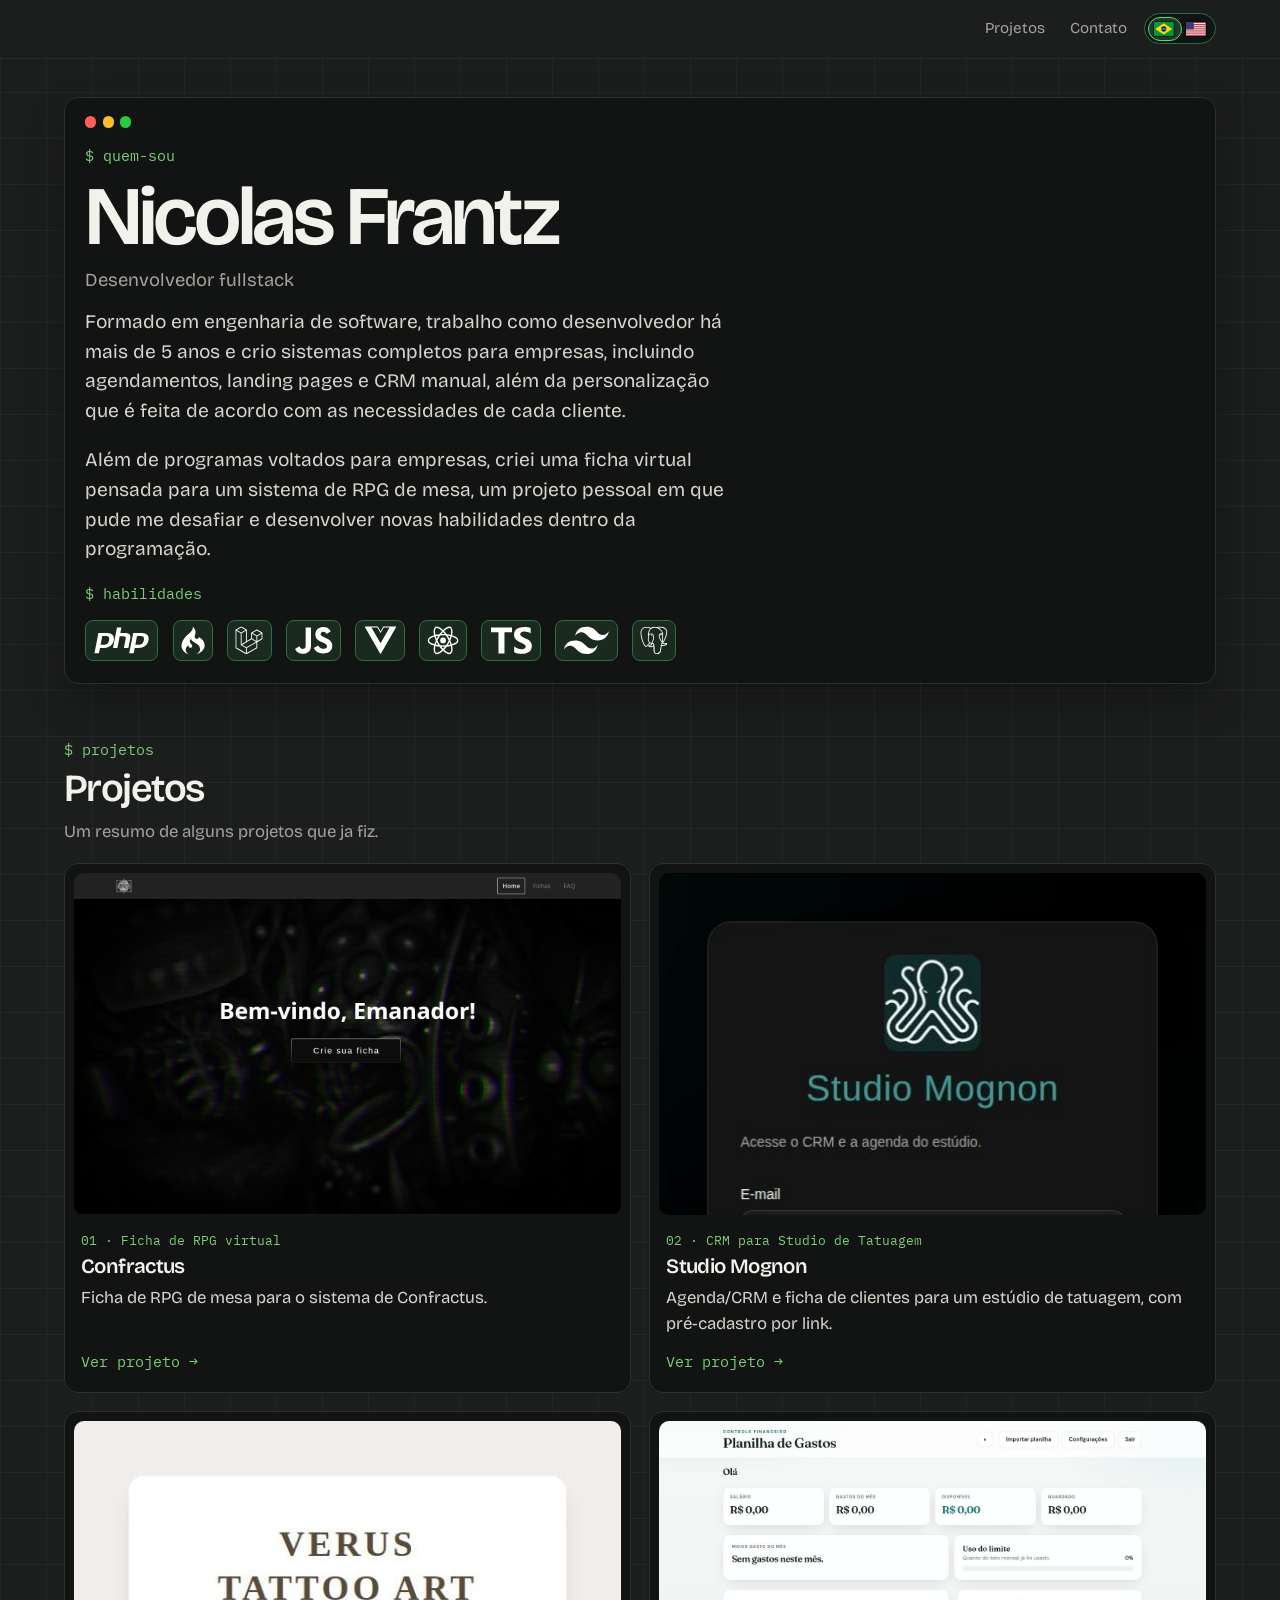
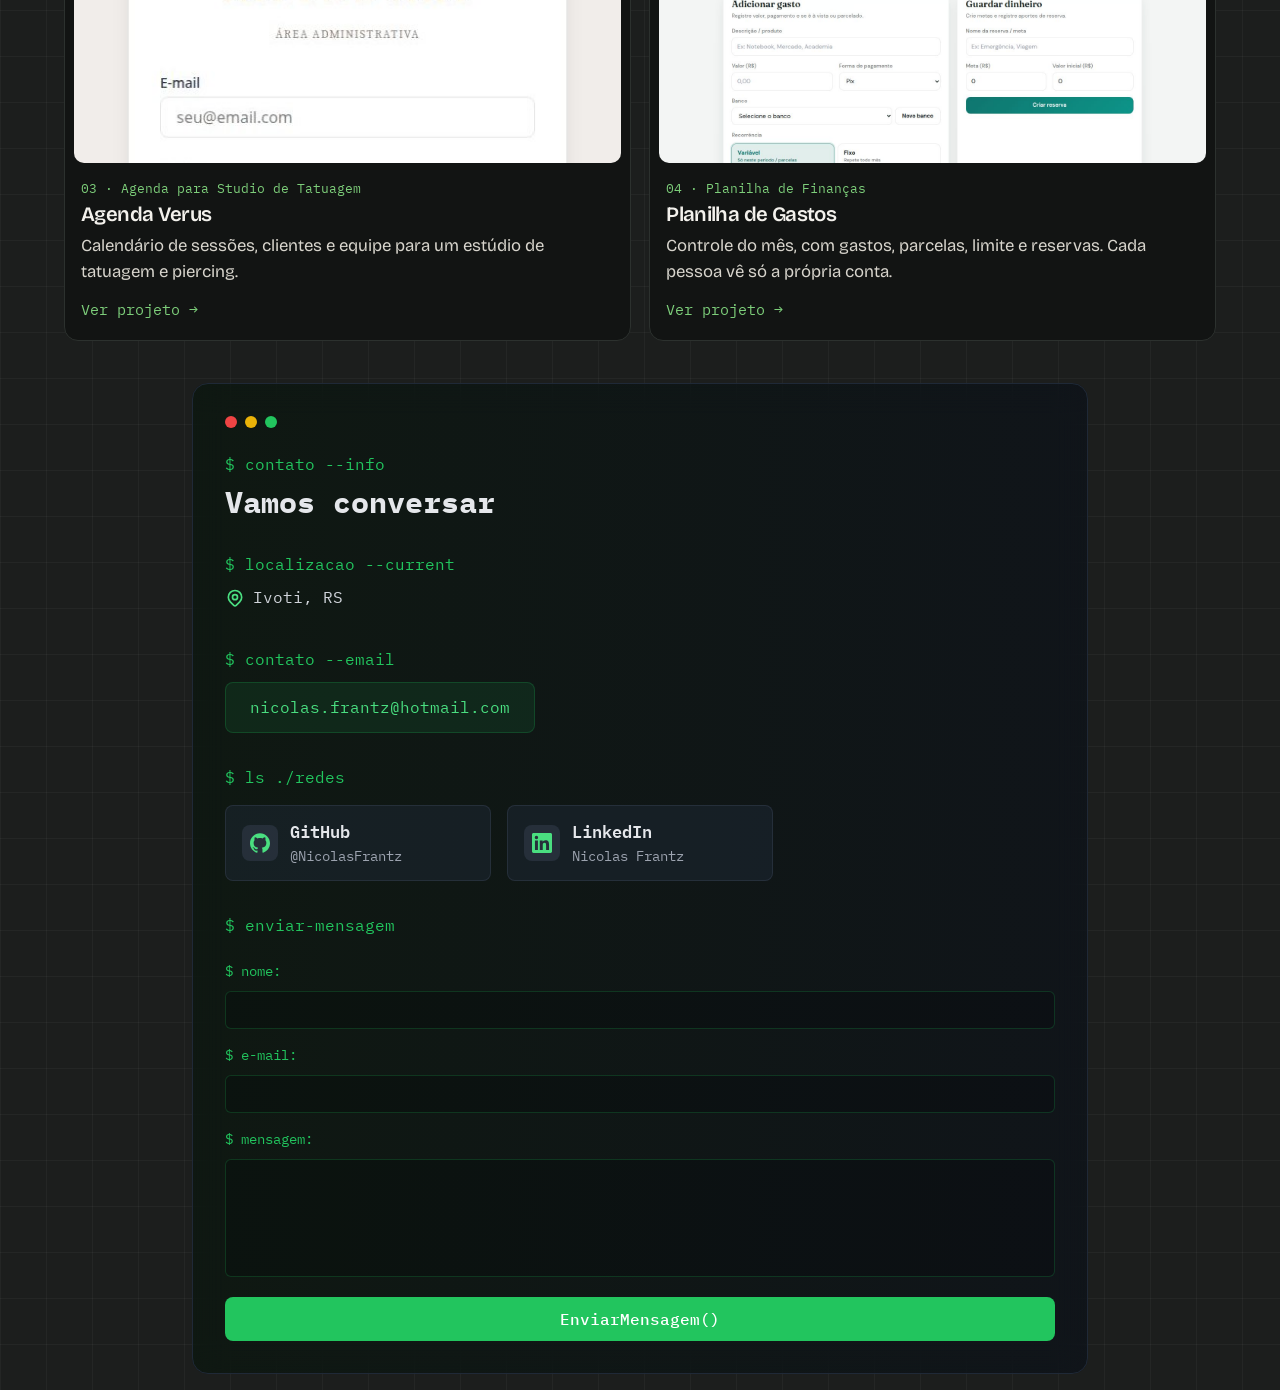
<file: index.html>
<!DOCTYPE html>
<html lang="pt-BR">
<head>
  <meta charset="utf-8" />
  <meta name="viewport" content="width=device-width, initial-scale=1" />
  <title>Nicolas Frantz</title>
  <meta name="description" content="Nicolas Frantz, desenvolvedor fullstack. Sistemas web em PHP, JavaScript, Vue, React e TypeScript." />
  <link rel="icon" href="favicon.svg?v=2" type="image/svg+xml" />
  <link rel="preconnect" href="https://fonts.googleapis.com" />
  <link rel="preconnect" href="https://fonts.gstatic.com" crossorigin />
  <link href="https://fonts.googleapis.com/css2?family=Bricolage+Grotesque:opsz,wght@12..96,400;12..96,500;12..96,600;12..96,700&family=IBM+Plex+Mono:wght@400;500&display=swap" rel="stylesheet" />
  <link rel="stylesheet" href="styles.css?v=12" />
</head>
<body data-title="home.title" data-description="home.description">
  <a class="skip" href="#conteudo" data-i18n="skip">Ir para o conteúdo</a>

  <header class="top">
    <div class="wrap top-inner">
      <div class="top-actions">
        <nav aria-label="Seções" data-i18n-aria="nav.label">
          <a href="#trabalho" data-i18n="nav.projects">Projetos</a>
          <a href="#contato" data-i18n="nav.contact">Contato</a>
        </nav>
        <button type="button" class="lang-switch" role="switch" aria-checked="false" aria-label="Idioma: português">
          <span class="lang-opt" aria-hidden="true">
            <svg class="flag" viewBox="0 0 20 14"><rect width="20" height="14" fill="#009B3A"/><polygon points="10,1.15 18.7,7 10,12.85 1.3,7" fill="#FEDD00"/><circle cx="10" cy="7" r="2.65" fill="#002776"/><path d="M7.4 7.55c1.7-.75 3.3-.55 5.1 0" fill="none" stroke="#fff" stroke-width="0.55"/></svg>
          </span>
          <span class="lang-opt" aria-hidden="true">
            <svg class="flag" viewBox="0 0 20 14"><rect width="20" height="14" fill="#fff"/><g fill="#B22234"><rect width="20" height="1.077" y="0"/><rect width="20" height="1.077" y="2.154"/><rect width="20" height="1.077" y="4.308"/><rect width="20" height="1.077" y="6.462"/><rect width="20" height="1.077" y="8.615"/><rect width="20" height="1.077" y="10.769"/><rect width="20" height="1.077" y="12.923"/></g><rect width="8" height="7.54" fill="#3C3B6E"/></svg>
          </span>
        </button>
      </div>
    </div>
  </header>

  <main id="conteudo">
    <section class="intro wrap" id="topo">
      <div class="term">
        <div class="term-dots" aria-hidden="true"><span></span><span></span><span></span></div>
        <p class="prompt" data-i18n="home.who">$ quem-sou</p>
        <h1>Nicolas Frantz</h1>
        <p class="role" data-i18n="home.role">Desenvolvedor fullstack</p>
        <p class="lede" data-i18n="home.lede1">Formado em engenharia de software, trabalho como desenvolvedor há mais de 5 anos e crio sistemas completos para empresas, incluindo agendamentos, landing pages e CRM manual, além da personalização que é feita de acordo com as necessidades de cada cliente. </p>
        <p class="lede" data-i18n="home.lede2">Além de programas voltados para empresas, criei uma ficha virtual pensada para um sistema de RPG de mesa, um projeto pessoal em que pude me desafiar e desenvolver novas habilidades dentro da programação.</p>
        <p class="prompt" data-i18n="home.skills">$ habilidades</p>
        <ul class="skills">
          <li><svg role="img" aria-label="PHP" height="29" viewBox="3.2 7.08 17.67 8.91"><title>PHP</title><use width="24" height="24" href="icons.svg?v=7#php"></use></svg></li>
          <li><svg role="img" aria-label="CodeIgniter" height="29" viewBox="1.56 -0.45 20.89 24.9"><title>CodeIgniter</title><use width="24" height="24" href="icons.svg?v=7#codeigniter"></use></svg></li>
          <li><svg role="img" aria-label="Laravel" height="29" viewBox="-0.11 -0.45 24.21 24.9"><title>Laravel</title><use width="24" height="24" href="icons.svg?v=7#laravel"></use></svg></li>
          <li><svg role="img" aria-label="JavaScript" height="29" viewBox="5.86 10.41 16.64 12.19"><title>JavaScript</title><use width="24" height="24" href="icons.svg?v=7#javascript"></use></svg></li>
          <li><svg role="img" aria-label="Vue" height="29" viewBox="-0.45 1.16 24.9 21.68"><title>Vue</title><use width="24" height="24" href="icons.svg?v=7#vue"></use></svg></li>
          <li><svg role="img" aria-label="React" height="29" viewBox="-0.45 0.86 24.9 22.28"><title>React</title><use width="24" height="24" href="icons.svg?v=7#react"></use></svg></li>
          <li><svg role="img" aria-label="TypeScript" height="29" viewBox="2.93 9.3 19.46 13.09"><title>TypeScript</title><use width="24" height="24" href="icons.svg?v=7#typescript"></use></svg></li>
          <li><svg role="img" aria-label="Tailwind" height="29" viewBox="-0.45 4.35 24.9 15.3"><title>Tailwind</title><use width="24" height="24" href="icons.svg?v=7#tailwind"></use></svg></li>
          <li><svg role="img" aria-label="PostgreSQL" height="29" viewBox="-0.03 -0.45 24.07 24.9"><title>PostgreSQL</title><use width="24" height="24" href="icons.svg?v=7#postgresql"></use></svg></li>
        </ul>
      </div>
    </section>

    <section class="wrap work" id="trabalho" aria-labelledby="trabalho-titulo">
      <p class="prompt" data-i18n="home.projectsPrompt">$ projetos</p>
      <h2 id="trabalho-titulo" data-i18n="home.projectsTitle">Projetos</h2>
      <p class="section-note" data-i18n="home.projectsNote">Um resumo de alguns projetos que ja fiz.</p>

      <div class="work-grid">
      <article class="case">
        <a href="projetos/confractus.html">
          <div class="case-media">
            <img src="images/confractus.jpg" alt="Tela do Confractus, com a saudação Bem-vindo, Emanador." data-i18n-alt="home.case1.alt" width="1440" height="900" />
          </div>
          <div class="case-copy">
            <p class="eyebrow" data-i18n="home.case1.eyebrow">01 · Ficha de RPG virtual</p>
            <h2>Confractus</h2>
            <p data-i18n="home.case1.text">Ficha de RPG de mesa para o sistema de Confractus.</p>
            <span class="more" data-i18n="home.more">Ver projeto →</span>
          </div>
        </a>
      </article>

      <article class="case">
        <a href="projetos/mognon.html">
          <div class="case-media stage">
            <img src="images/mognon.jpg" alt="Tela de acesso do Studio Mognon." data-i18n-alt="home.case2.alt" width="544" height="610" />
          </div>
          <div class="case-copy">
            <p class="eyebrow" data-i18n="home.case2.eyebrow">02 · CRM para Studio de Tatuagem</p>
            <h2>Studio Mognon</h2>
            <p data-i18n="home.case2.text">Agenda/CRM e ficha de clientes para um estúdio de tatuagem, com pré-cadastro por link.</p>
            <span class="more" data-i18n="home.more">Ver projeto →</span>
          </div>
        </a>
      </article>

      <article class="case">
        <a href="projetos/verus.html">
          <div class="case-media mat">
            <img src="images/verus.jpg" alt="Tela de acesso da Agenda Verus." data-i18n-alt="home.case3.alt" width="560" height="574" />
          </div>
          <div class="case-copy">
            <p class="eyebrow" data-i18n="home.case3.eyebrow">03 · Agenda para Studio de Tatuagem</p>
            <h2>Agenda Verus</h2>
            <p data-i18n="home.case3.text">Calendário de sessões, clientes e equipe para um estúdio de tatuagem e piercing.</p>
            <span class="more" data-i18n="home.more">Ver projeto →</span>
          </div>
        </a>
      </article>

      <article class="case">
        <a href="projetos/planilha.html">
          <div class="case-media">
            <img src="images/planilha.jpg" alt="Tela da Planilha de Gastos, com o resumo do mês e o lançamento." data-i18n-alt="home.case4.alt" width="1440" height="900" />
          </div>
          <div class="case-copy">
            <p class="eyebrow" data-i18n="home.case4.eyebrow">04 · Planilha de Finanças</p>
            <h2 data-i18n="home.case4.title">Planilha de Gastos</h2>
            <p data-i18n="home.case4.text">Controle do mês, com gastos, parcelas, limite e reservas. Cada pessoa vê só a própria conta.</p>
            <span class="more" data-i18n="home.more">Ver projeto →</span>
          </div>
        </a>
      </article>
      </div>
    </section>

    <section class="contact wrap" id="contato" aria-labelledby="contato-titulo">
      <div class="term contact-term">
        <div class="term-dots" aria-hidden="true"><span></span><span></span><span></span></div>
        <p class="prompt" data-i18n="home.contactPrompt">$ contato --info</p>
        <h2 id="contato-titulo" data-i18n="home.contactTitle">Vamos conversar</h2>

        <p class="prompt" data-i18n="home.location">$ localizacao --current</p>
        <p class="where">
          <svg class="ico" width="20" height="20" viewBox="0 0 24 24" fill="none" stroke="#4ade80" aria-hidden="true">
            <path stroke-linecap="round" stroke-linejoin="round" stroke-width="2" d="M17.657 16.657L13.414 20.9a1.998 1.998 0 01-2.827 0l-4.244-4.243a8 8 0 1111.314 0z"/>
            <path stroke-linecap="round" stroke-linejoin="round" stroke-width="2" d="M15 11a3 3 0 11-6 0 3 3 0 016 0z"/>
          </svg>
          <span>Ivoti, RS</span>
        </p>

        <p class="prompt" data-i18n="home.emailPrompt">$ contato --email</p>
        <a class="mail-pill" href="mailto:nicolas.frantz@hotmail.com">nicolas.frantz@hotmail.com</a>

        <p class="prompt" data-i18n="home.links">$ ls ./redes</p>
        <div class="socials">
          <a class="social-card" href="https://github.com/NicolasFrantz">
            <span class="social-ico"><svg class="ico" width="20" height="20" viewBox="0 0 24 24" aria-hidden="true"><use width="24" height="24" href="icons.svg?v=7#github"></use></svg></span>
            <span><strong>GitHub</strong><small>@NicolasFrantz</small></span>
          </a>
          <a class="social-card" href="https://www.linkedin.com/in/nicolas-frantz-7b0516207/">
            <span class="social-ico"><svg class="ico" width="20" height="20" viewBox="0 0 24 24" aria-hidden="true"><use width="24" height="24" href="icons.svg?v=7#linkedin"></use></svg></span>
            <span><strong>LinkedIn</strong><small>Nicolas Frantz</small></span>
          </a>
        </div>

        <form class="send" id="mensagem">
          <p class="prompt" data-i18n="home.formPrompt">$ enviar-mensagem</p>
          <label>
            <span data-i18n="home.name">$ nome:</span>
            <input name="nome" type="text" required autocomplete="name" />
          </label>
          <label>
            <span data-i18n="home.email">$ e-mail:</span>
            <input name="email" type="email" required autocomplete="email" />
          </label>
          <label>
            <span data-i18n="home.message">$ mensagem:</span>
            <textarea name="mensagem" rows="5" required></textarea>
          </label>
          <button type="submit" data-i18n="home.send">EnviarMensagem()</button>
        </form>
      </div>
    </section>
    <script src="lang.js"></script>
    <script>
      document.getElementById("mensagem").addEventListener("submit", (event) => {
        event.preventDefault();
        const data = new FormData(event.currentTarget);
        const nome = String(data.get("nome") || "").trim();
        const mensagem = String(data.get("mensagem") || "").trim();
        const destino = document.querySelector(".mail-pill")?.textContent.trim() || "";
        if (!/^[^\s@]+@[^\s@]+\.[^\s@]+$/.test(destino) || !mensagem) return;
        const subject = window.portfolioCopy("home.mailSubject") + nome;
        window.location.href =
          "mailto:" + destino +
          "?subject=" + encodeURIComponent(subject) +
          "&body=" + encodeURIComponent(mensagem);
      });
    </script>
  </main>

</body>
</html>
</file>
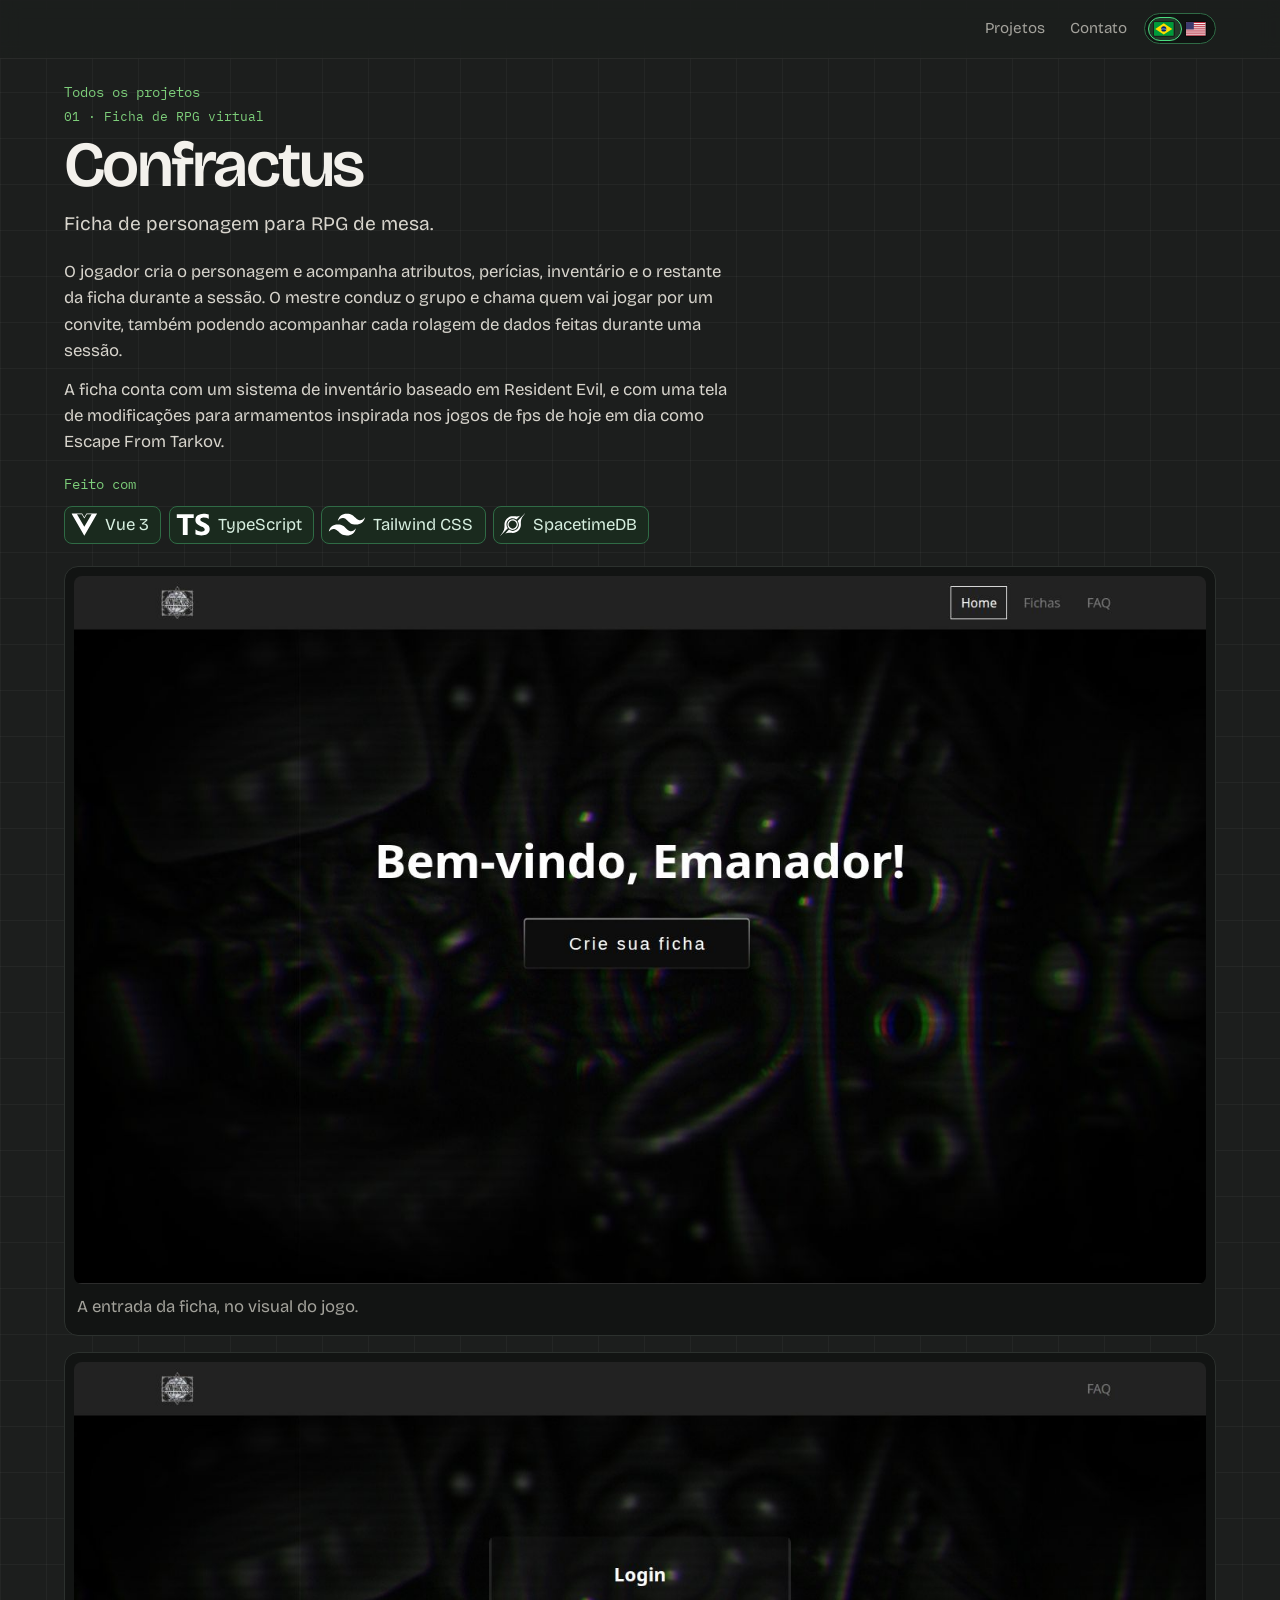
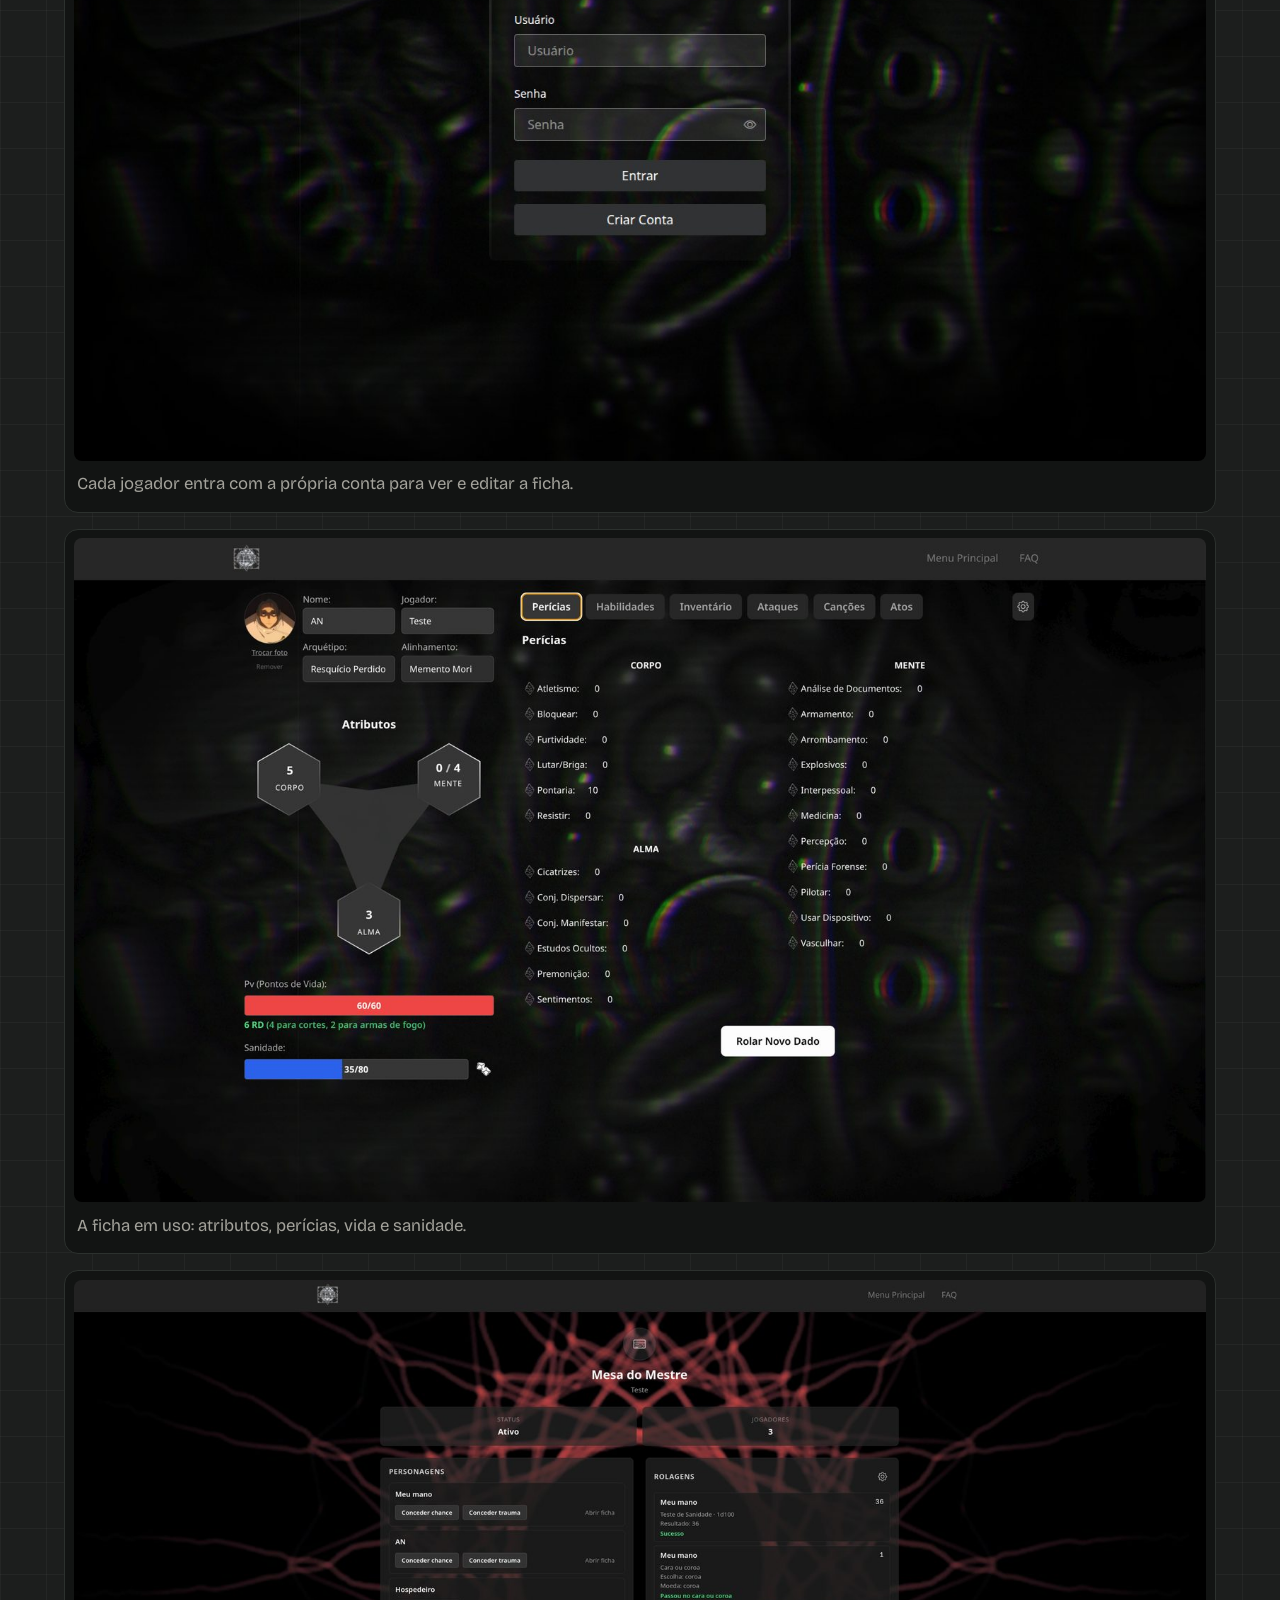
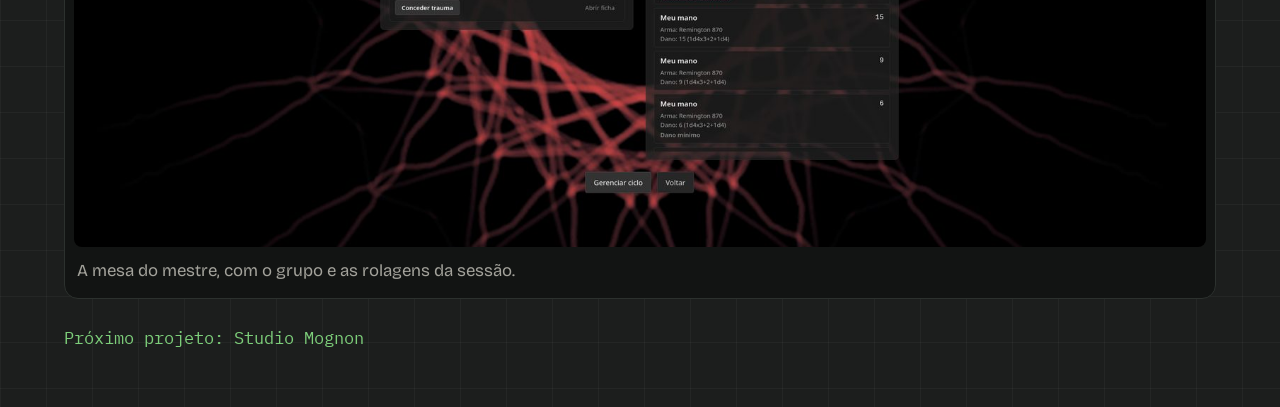
<file: projetos/confractus.html>
<!DOCTYPE html>
<html lang="pt-BR">
<head>
    <meta charset="utf-8"/>
    <meta name="viewport" content="width=device-width, initial-scale=1"/>
    <title>Confractus | Nicolas Frantz</title>
    <meta name="description" content="Ficha de personagem para RPG de mesa, com atualização para o grupo na hora."/>
    <link rel="icon" href="../favicon.svg?v=2" type="image/svg+xml"/>
    <link rel="preconnect" href="https://fonts.googleapis.com"/>
    <link rel="preconnect" href="https://fonts.gstatic.com" crossorigin/>
    <link href="https://fonts.googleapis.com/css2?family=Bricolage+Grotesque:opsz,wght@12..96,400;12..96,500;12..96,600;12..96,700&family=IBM+Plex+Mono:wght@400;500&display=swap"
          rel="stylesheet"/>
    <link rel="stylesheet" href="../styles.css?v=10"/>
</head>
<body data-title="confractus.title" data-description="confractus.description">
<a class="skip" href="#conteudo" data-i18n="skip">Ir para o conteúdo</a>
<header class="top">
    <div class="wrap top-inner">
        <div class="top-actions">
            <nav aria-label="Seções" data-i18n-aria="nav.label">
                <a href="../index.html#trabalho" data-i18n="nav.projects">Projetos</a>
                <a href="../index.html#contato" data-i18n="nav.contact">Contato</a>
            </nav>
            <button type="button" class="lang-switch" role="switch" aria-checked="false" aria-label="Idioma: português">
                <span class="lang-opt" aria-hidden="true"><svg class="flag" viewBox="0 0 20 14"><rect width="20" height="14" fill="#009B3A"/><polygon points="10,1.15 18.7,7 10,12.85 1.3,7" fill="#FEDD00"/><circle cx="10" cy="7" r="2.65" fill="#002776"/><path d="M7.4 7.55c1.7-.75 3.3-.55 5.1 0" fill="none" stroke="#fff" stroke-width="0.55"/></svg></span>
                <span class="lang-opt" aria-hidden="true"><svg class="flag" viewBox="0 0 20 14"><rect width="20" height="14" fill="#fff"/><g fill="#B22234"><rect width="20" height="1.077" y="0"/><rect width="20" height="1.077" y="2.154"/><rect width="20" height="1.077" y="4.308"/><rect width="20" height="1.077" y="6.462"/><rect width="20" height="1.077" y="8.615"/><rect width="20" height="1.077" y="10.769"/><rect width="20" height="1.077" y="12.923"/></g><rect width="8" height="7.54" fill="#3C3B6E"/></svg></span>
            </button>
        </div>
    </div>
</header>

<main class="wrap project" id="conteudo">
    <a class="back" href="../index.html#trabalho" data-i18n="confractus.back">Todos os projetos</a>
    <p class="eyebrow" data-i18n="confractus.eyebrow">01 · Ficha de RPG virtual</p>
    <h1>Confractus</h1>
    <p class="lede" data-i18n="confractus.lede">Ficha de personagem para RPG de mesa.</p>

    <div class="project-body">
        <p data-i18n="confractus.p1">
            O jogador cria o personagem e acompanha atributos, perícias, inventário e o restante da ficha durante a
            sessão. O mestre conduz o grupo e chama quem vai jogar por um convite, também podendo acompanhar cada
            rolagem de dados feitas durante uma sessão.
        </p>
        <p data-i18n="confractus.p2">
            A ficha conta com um sistema de inventário baseado em Resident Evil, e com uma tela de modificações para
            armamentos inspirada nos jogos de fps de hoje em dia como Escape From Tarkov.
        </p>
        <div class="stack">
            <p data-i18n="confractus.stack">Feito com</p>
            <ul class="tools">
                <li>
                    <svg aria-hidden="true" viewBox="-0.45 1.16 24.9 21.68"><use width="24" height="24" href="../icons.svg?v=7#vue"></use></svg>
                    Vue 3
                </li>
                <li>
                    <svg aria-hidden="true" viewBox="2.93 9.3 19.46 13.09"><use width="24" height="24" href="../icons.svg?v=7#typescript"></use></svg>
                    TypeScript
                </li>
                <li>
                    <svg aria-hidden="true" viewBox="-0.45 4.35 24.9 15.3"><use width="24" height="24" href="../icons.svg?v=7#tailwind"></use></svg>
                    Tailwind CSS
                </li>
                <li>
                    <svg aria-hidden="true" viewBox="0 0 35 32"><use width="35" height="32" href="../icons.svg?v=7#spacetimedb"></use></svg>
                    SpacetimeDB
                </li>
            </ul>
        </div>
    </div>

    <div class="gallery">
        <figure>
            <img src="../images/confractus.jpg" alt="Tela do Confractus, com a saudação Bem-vindo, Emanador." data-i18n-alt="confractus.alt1"
                 width="1440" height="900"/>
            <figcaption data-i18n="confractus.cap1">A entrada da ficha, no visual do jogo.</figcaption>
        </figure>
        <figure>
            <img src="../images/confractus-login.jpg" alt="Tela de login do Confractus, com usuário e senha." data-i18n-alt="confractus.alt2" width="1440" height="889" loading="lazy"/>
            <figcaption data-i18n="confractus.cap2">Cada jogador entra com a própria conta para ver e editar a ficha.</figcaption>
        </figure>
        <figure>
            <img src="../images/confractus-ficha.jpg" alt="Ficha de personagem do Confractus, com atributos, perícias, vida e sanidade." data-i18n-alt="confractus.alt3" width="1600" height="938" loading="lazy"/>
            <figcaption data-i18n="confractus.cap3">A ficha em uso: atributos, perícias, vida e sanidade.</figcaption>
        </figure>
        <figure>
            <img src="../images/confractus-mesa.jpg" alt="Mesa do mestre no Confractus, com os personagens do grupo e as rolagens." data-i18n-alt="confractus.alt4" width="1600" height="802" loading="lazy"/>
            <figcaption data-i18n="confractus.cap4">A mesa do mestre, com o grupo e as rolagens da sessão.</figcaption>
        </figure>
    </div>

    <p class="next"><a href="mognon.html" data-i18n="confractus.next">Próximo projeto: Studio Mognon</a></p>
</main>
<script src="../lang.js"></script>
</body>
</html>
</file>
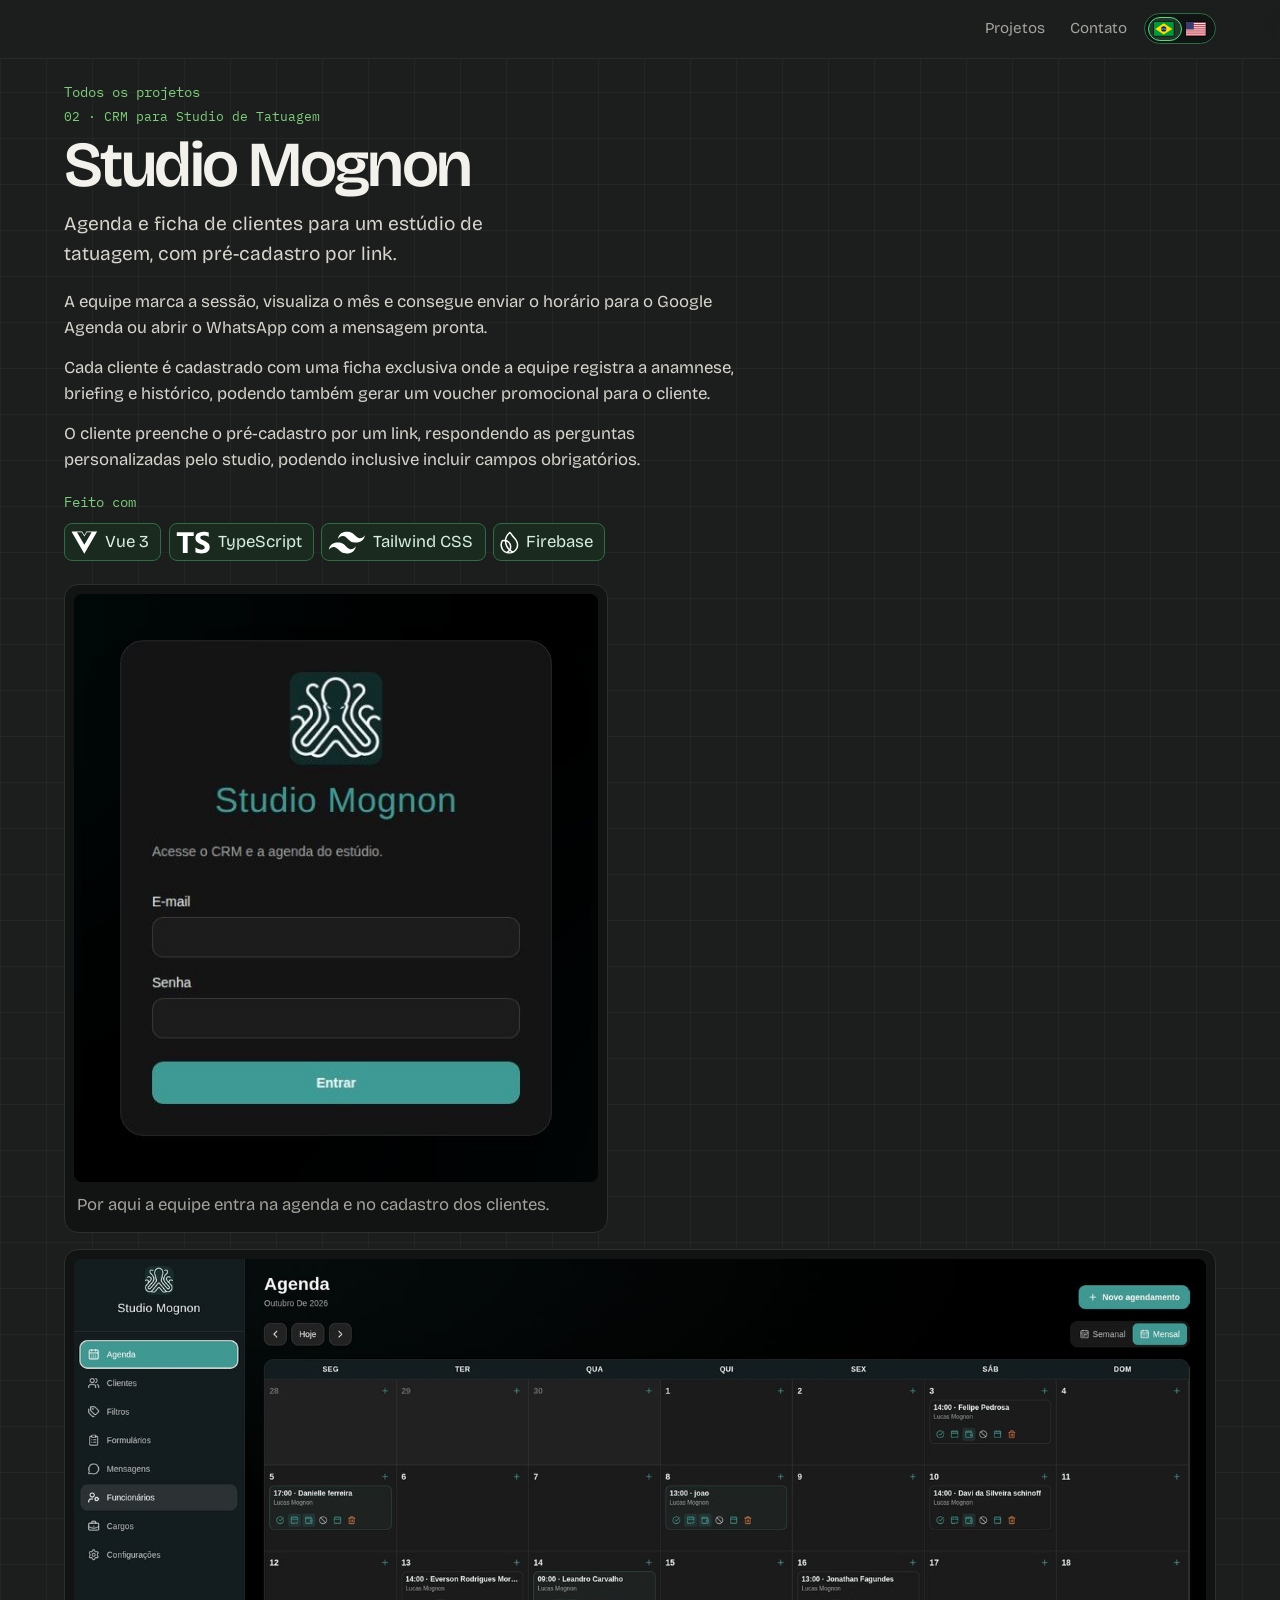
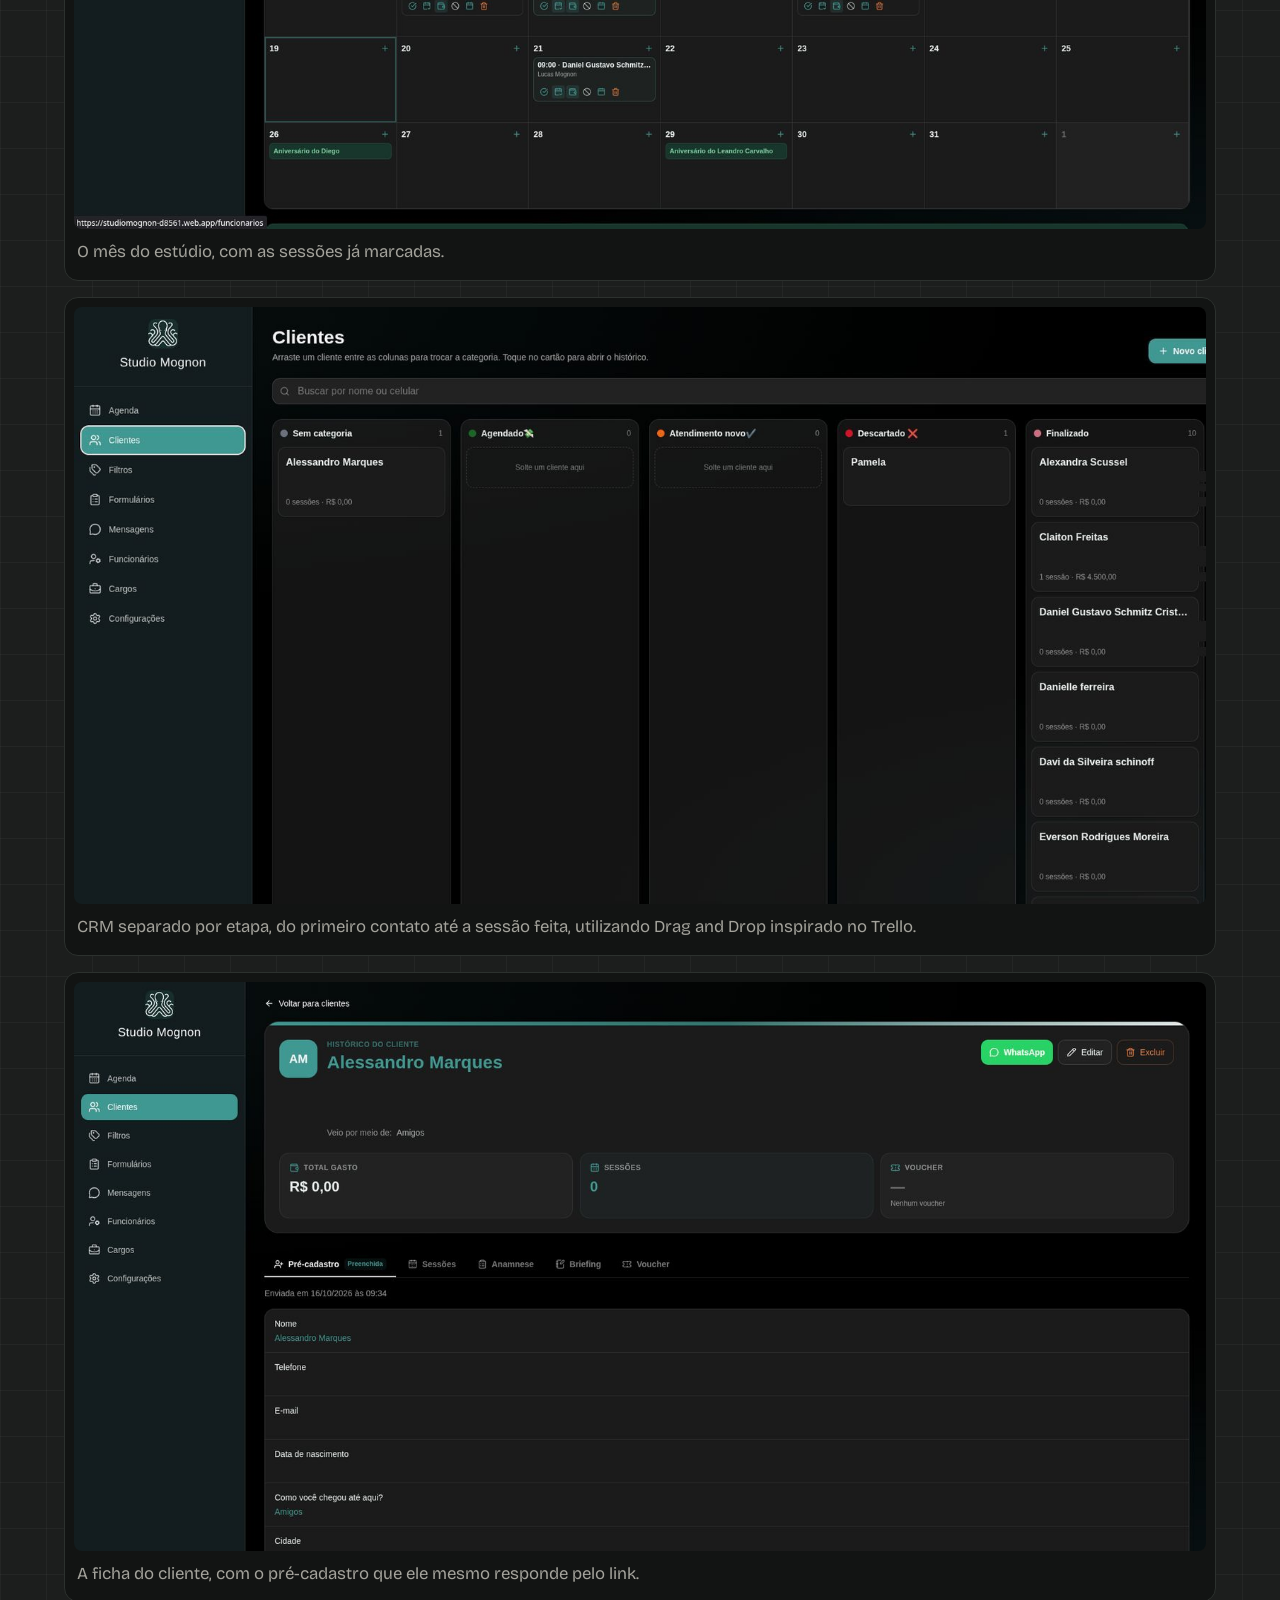
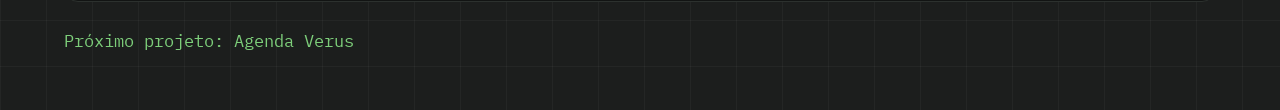
<file: projetos/mognon.html>
<!DOCTYPE html>
<html lang="pt-BR">
<head>
    <meta charset="utf-8"/>
    <meta name="viewport" content="width=device-width, initial-scale=1"/>
    <title>Studio Mognon | Nicolas Frantz</title>
    <meta name="description" content="Agenda e ficha de clientes para um estúdio de tatuagem."/>
    <link rel="icon" href="../favicon.svg?v=2" type="image/svg+xml"/>
    <link rel="preconnect" href="https://fonts.googleapis.com"/>
    <link rel="preconnect" href="https://fonts.gstatic.com" crossorigin/>
    <link href="https://fonts.googleapis.com/css2?family=Bricolage+Grotesque:opsz,wght@12..96,400;12..96,500;12..96,600;12..96,700&family=IBM+Plex+Mono:wght@400;500&display=swap"
          rel="stylesheet"/>
    <link rel="stylesheet" href="../styles.css?v=10"/>
</head>
<body data-title="mognon.title" data-description="mognon.description">
<a class="skip" href="#conteudo" data-i18n="skip">Ir para o conteúdo</a>
<header class="top">
    <div class="wrap top-inner">
        <div class="top-actions">
            <nav aria-label="Seções" data-i18n-aria="nav.label">
                <a href="../index.html#trabalho" data-i18n="nav.projects">Projetos</a>
                <a href="../index.html#contato" data-i18n="nav.contact">Contato</a>
            </nav>
            <button type="button" class="lang-switch" role="switch" aria-checked="false" aria-label="Idioma: português">
                <span class="lang-opt" aria-hidden="true"><svg class="flag" viewBox="0 0 20 14"><rect width="20" height="14" fill="#009B3A"/><polygon points="10,1.15 18.7,7 10,12.85 1.3,7" fill="#FEDD00"/><circle cx="10" cy="7" r="2.65" fill="#002776"/><path d="M7.4 7.55c1.7-.75 3.3-.55 5.1 0" fill="none" stroke="#fff" stroke-width="0.55"/></svg></span>
                <span class="lang-opt" aria-hidden="true"><svg class="flag" viewBox="0 0 20 14"><rect width="20" height="14" fill="#fff"/><g fill="#B22234"><rect width="20" height="1.077" y="0"/><rect width="20" height="1.077" y="2.154"/><rect width="20" height="1.077" y="4.308"/><rect width="20" height="1.077" y="6.462"/><rect width="20" height="1.077" y="8.615"/><rect width="20" height="1.077" y="10.769"/><rect width="20" height="1.077" y="12.923"/></g><rect width="8" height="7.54" fill="#3C3B6E"/></svg></span>
            </button>
        </div>
    </div>
</header>

<main class="wrap project" id="conteudo">
    <a class="back" href="../index.html#trabalho" data-i18n="mognon.back">Todos os projetos</a>
    <p class="eyebrow" data-i18n="mognon.eyebrow">02 · CRM para Studio de Tatuagem</p>
    <h1>Studio Mognon</h1>
    <p class="lede" data-i18n="mognon.lede">Agenda e ficha de clientes para um estúdio de tatuagem, com pré-cadastro por link.</p>

    <div class="project-body">
        <p data-i18n="mognon.p1">
            A equipe marca a sessão, visualiza o mês e consegue enviar o horário para o Google Agenda ou abrir o
            WhatsApp com a
            mensagem pronta.
        </p>
        <p data-i18n="mognon.p2">
            Cada cliente é cadastrado com uma ficha exclusiva onde a equipe registra a anamnese, briefing e histórico,
            podendo também gerar um voucher promocional para o cliente.
        </p>
        <p data-i18n="mognon.p3">
            O cliente preenche o pré-cadastro por um link, respondendo as perguntas personalizadas pelo studio, podendo
            inclusive incluir campos obrigatórios.
        </p>
        <div class="stack">
            <p data-i18n="mognon.stack">Feito com</p>
            <ul class="tools">
                <li>
                    <svg aria-hidden="true" viewBox="-0.45 1.16 24.9 21.68"><use width="24" height="24" href="../icons.svg?v=7#vue"></use></svg>
                    Vue 3
                </li>
                <li>
                    <svg aria-hidden="true" viewBox="2.93 9.3 19.46 13.09"><use width="24" height="24" href="../icons.svg?v=7#typescript"></use></svg>
                    TypeScript
                </li>
                <li>
                    <svg aria-hidden="true" viewBox="-0.45 4.35 24.9 15.3"><use width="24" height="24" href="../icons.svg?v=7#tailwind"></use></svg>
                    Tailwind CSS
                </li>
                <li>
                    <svg aria-hidden="true" viewBox="1.96 -0.45 20.09 24.9"><use width="24" height="24" href="../icons.svg?v=7#firebase"></use></svg>
                    Firebase
                </li>
            </ul>
        </div>
    </div>

    <div class="gallery">
        <figure class="narrow">
            <img src="../images/mognon.jpg" alt="Tela de acesso do Studio Mognon, com o polvo do estúdio." data-i18n-alt="mognon.alt1" width="544" height="610"/>
            <figcaption data-i18n="mognon.cap1">Por aqui a equipe entra na agenda e no cadastro dos clientes.</figcaption>
        </figure>
        <figure>
            <img src="../images/mognon-agenda.jpg" alt="Agenda mensal do Studio Mognon, com as sessões marcadas na semana." data-i18n-alt="mognon.alt2" width="1600" height="805" loading="lazy"/>
            <figcaption data-i18n="mognon.cap2">O mês do estúdio, com as sessões já marcadas.</figcaption>
        </figure>
        <figure>
            <img src="../images/mognon-clientes.jpg" alt="Lista de clientes do Studio Mognon, separada por etapa do atendimento." data-i18n-alt="mognon.alt3" width="1524" height="804" loading="lazy"/>
            <figcaption data-i18n="mognon.cap3">CRM separado por etapa, do primeiro contato até a sessão feita, utilizando Drag and Drop inspirado no Trello.</figcaption>
        </figure>
        <figure>
            <img src="../images/mognon-ficha.jpg" alt="Ficha de um cliente do Studio Mognon, com o pré-cadastro preenchido." data-i18n-alt="mognon.alt4" width="1600" height="804" loading="lazy"/>
            <figcaption data-i18n="mognon.cap4">A ficha do cliente, com o pré-cadastro que ele mesmo responde pelo link.</figcaption>
        </figure>
    </div>

    <p class="next"><a href="verus.html" data-i18n="mognon.next">Próximo projeto: Agenda Verus</a></p>
</main>
<script src="../lang.js"></script>

</body>
</html>
</file>
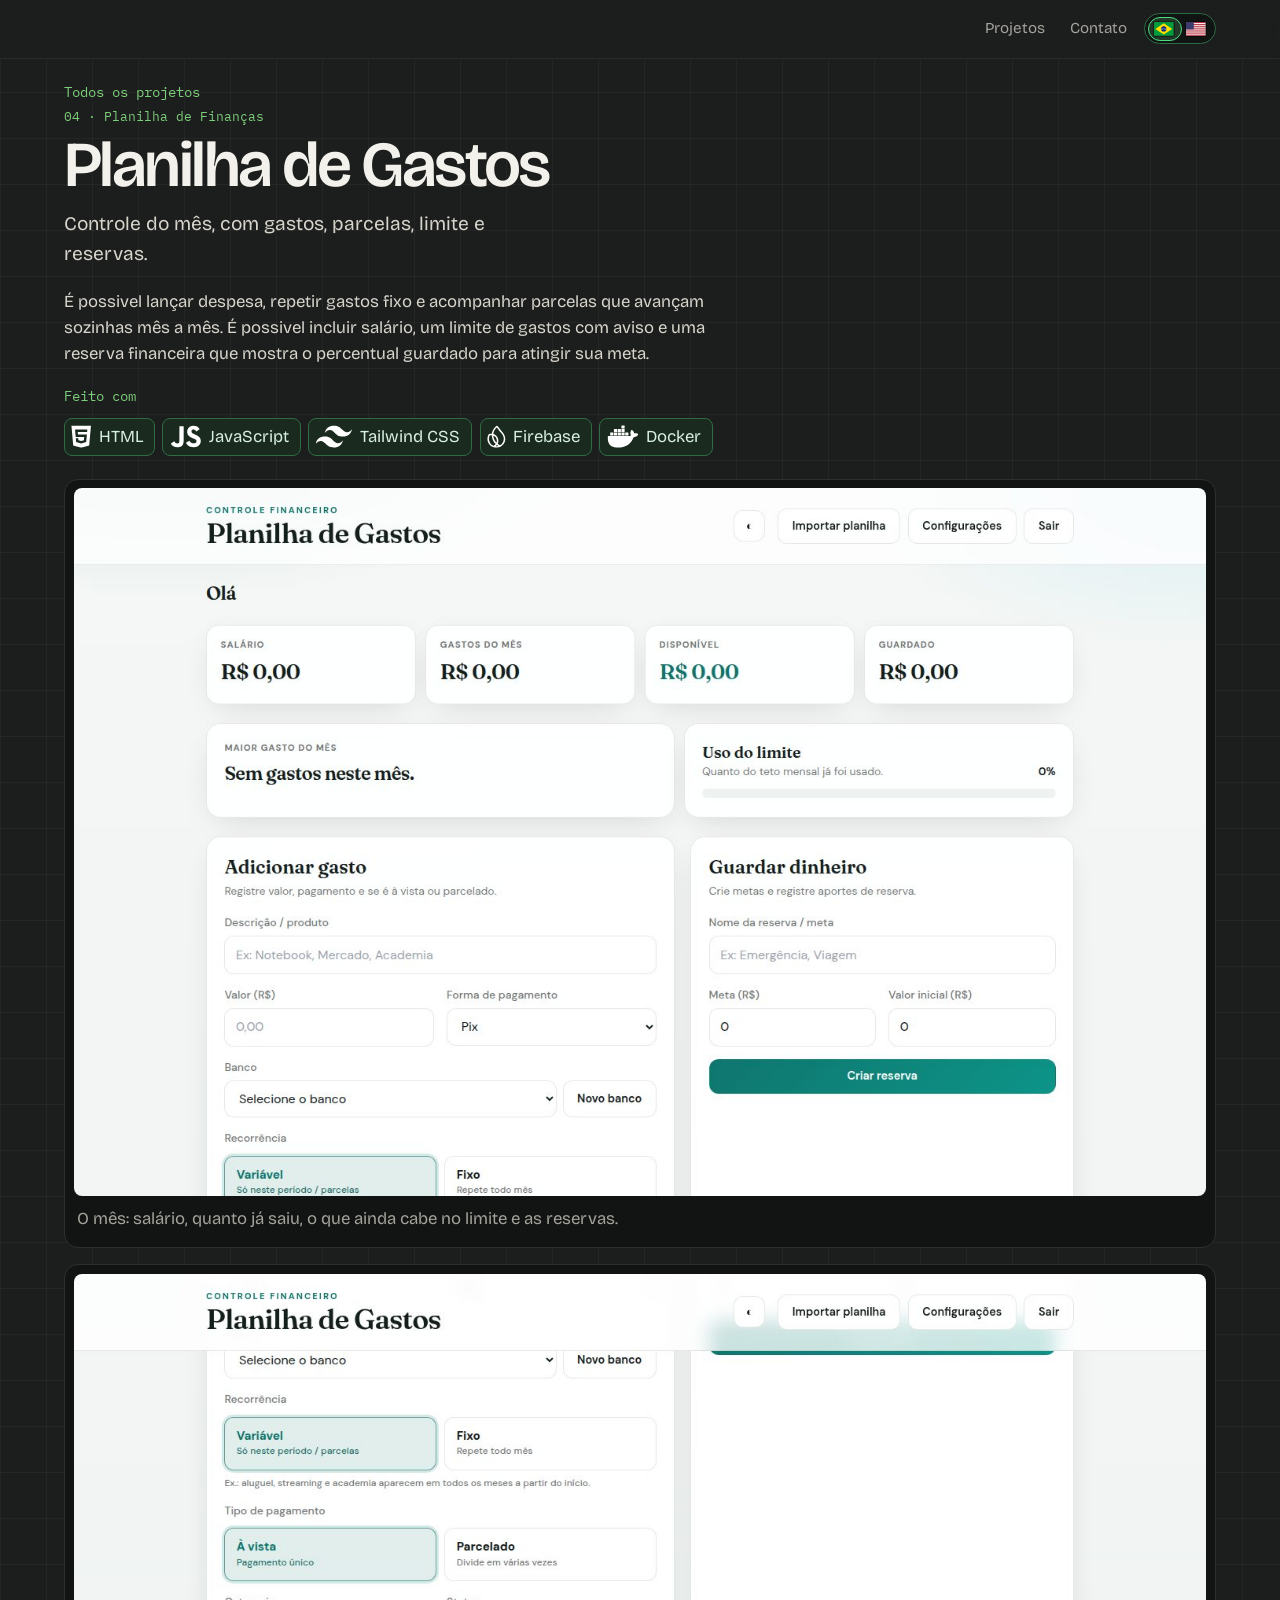
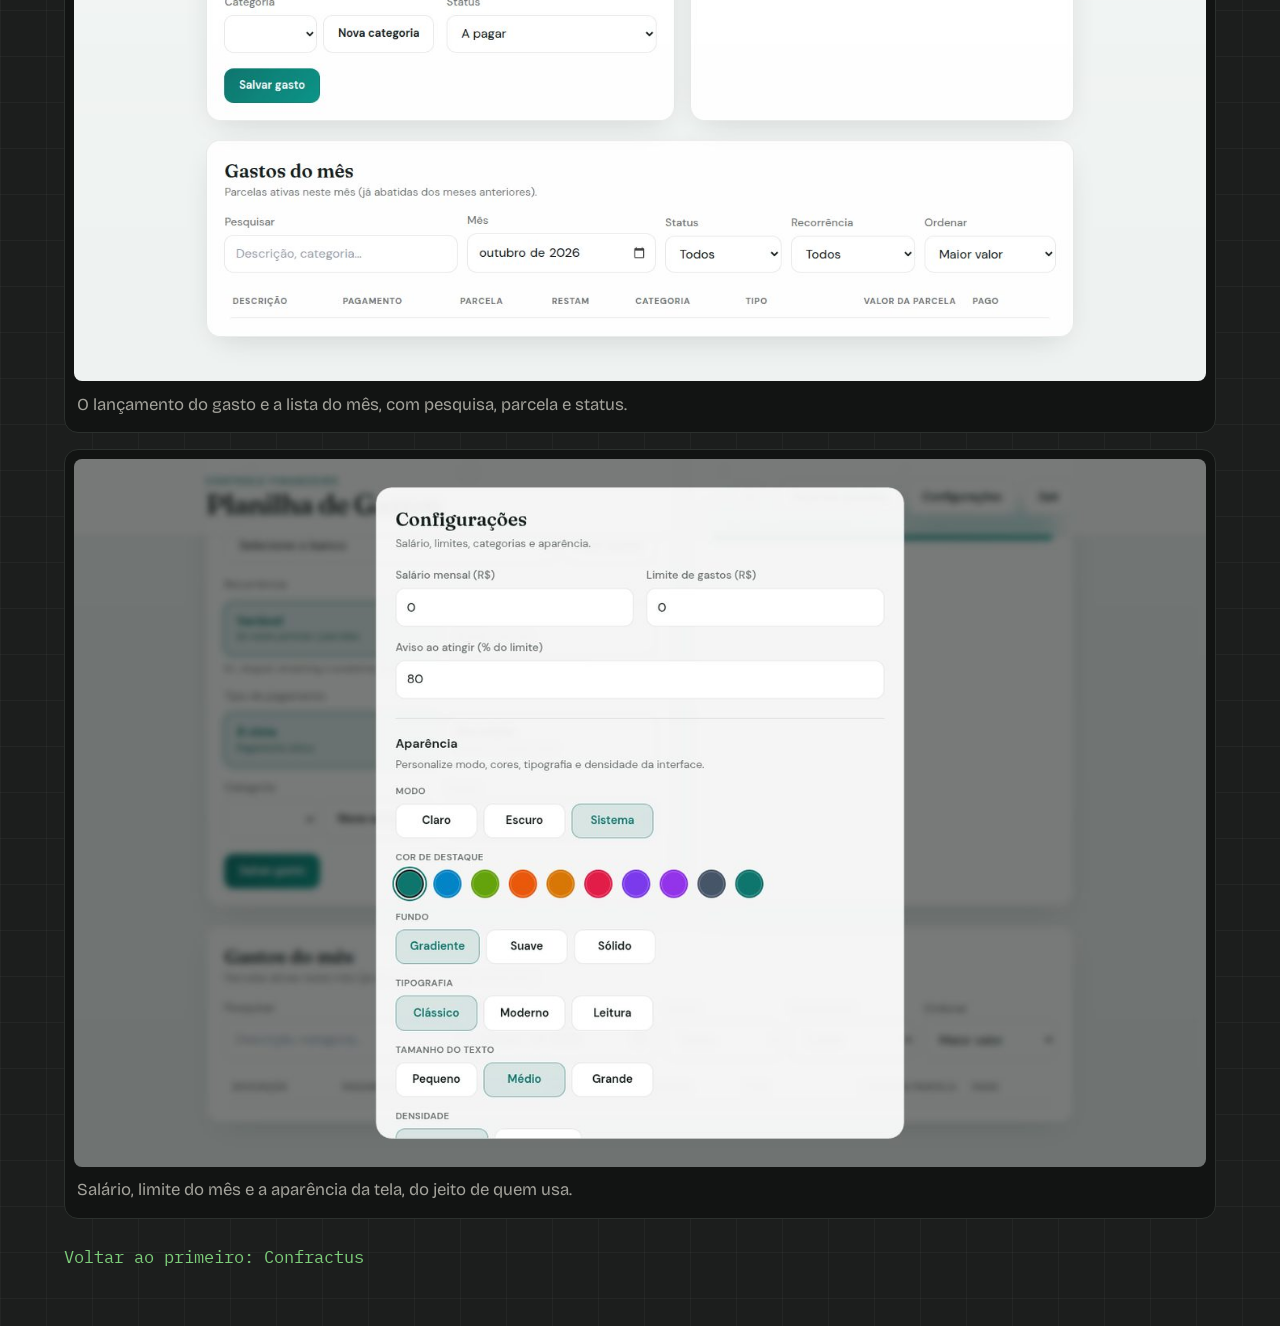
<file: projetos/planilha.html>
<!DOCTYPE html>
<html lang="pt-BR">
<head>
    <meta charset="utf-8"/>
    <meta name="viewport" content="width=device-width, initial-scale=1"/>
    <title>Planilha de Gastos | Nicolas Frantz</title>
    <meta name="description" content="Controle de gastos do mês, com limite, parcelas e reservas."/>
    <link rel="icon" href="../favicon.svg?v=2" type="image/svg+xml"/>
    <link rel="preconnect" href="https://fonts.googleapis.com"/>
    <link rel="preconnect" href="https://fonts.gstatic.com" crossorigin/>
    <link href="https://fonts.googleapis.com/css2?family=Bricolage+Grotesque:opsz,wght@12..96,400;12..96,500;12..96,600;12..96,700&family=IBM+Plex+Mono:wght@400;500&display=swap"
          rel="stylesheet"/>
    <link rel="stylesheet" href="../styles.css?v=10"/>
</head>
<body data-title="planilha.title" data-description="planilha.description">
<a class="skip" href="#conteudo" data-i18n="skip">Ir para o conteúdo</a>
<header class="top">
    <div class="wrap top-inner">
        <div class="top-actions">
            <nav aria-label="Seções" data-i18n-aria="nav.label">
                <a href="../index.html#trabalho" data-i18n="nav.projects">Projetos</a>
                <a href="../index.html#contato" data-i18n="nav.contact">Contato</a>
            </nav>
            <button type="button" class="lang-switch" role="switch" aria-checked="false" aria-label="Idioma: português">
                <span class="lang-opt" aria-hidden="true"><svg class="flag" viewBox="0 0 20 14"><rect width="20" height="14" fill="#009B3A"/><polygon points="10,1.15 18.7,7 10,12.85 1.3,7" fill="#FEDD00"/><circle cx="10" cy="7" r="2.65" fill="#002776"/><path d="M7.4 7.55c1.7-.75 3.3-.55 5.1 0" fill="none" stroke="#fff" stroke-width="0.55"/></svg></span>
                <span class="lang-opt" aria-hidden="true"><svg class="flag" viewBox="0 0 20 14"><rect width="20" height="14" fill="#fff"/><g fill="#B22234"><rect width="20" height="1.077" y="0"/><rect width="20" height="1.077" y="2.154"/><rect width="20" height="1.077" y="4.308"/><rect width="20" height="1.077" y="6.462"/><rect width="20" height="1.077" y="8.615"/><rect width="20" height="1.077" y="10.769"/><rect width="20" height="1.077" y="12.923"/></g><rect width="8" height="7.54" fill="#3C3B6E"/></svg></span>
            </button>
        </div>
    </div>
</header>

<main class="wrap project" id="conteudo">
    <a class="back" href="../index.html#trabalho" data-i18n="planilha.back">Todos os projetos</a>
    <p class="eyebrow" data-i18n="planilha.eyebrow">04 · Planilha de Finanças</p>
    <h1 data-i18n="planilha.h1">Planilha de Gastos</h1>
    <p class="lede" data-i18n="planilha.lede">Controle do mês, com gastos, parcelas, limite e reservas.</p>

    <div class="project-body">
        <p data-i18n="planilha.p1">
            É possivel lançar despesa, repetir gastos fixo e acompanhar parcelas que avançam sozinhas mês a mês. É possivel incluir salário, um limite de gastos com aviso e uma reserva financeira que mostra o percentual guardado para atingir sua meta.
        </p>

        <div class="stack">
            <p data-i18n="planilha.stack">Feito com</p>
            <ul class="tools">
                <li>
                    <svg aria-hidden="true" viewBox="1.05 -0.45 21.9 24.9"><use width="24" height="24" href="../icons.svg?v=7#html"></use></svg>
                    HTML
                </li>
                <li>
                    <svg aria-hidden="true" viewBox="5.86 10.41 16.64 12.19"><use width="24" height="24" href="../icons.svg?v=7#javascript"></use></svg>
                    JavaScript
                </li>
                <li>
                    <svg aria-hidden="true" viewBox="-0.45 4.35 24.9 15.3"><use width="24" height="24" href="../icons.svg?v=7#tailwind"></use></svg>
                    Tailwind CSS
                </li>
                <li>
                    <svg aria-hidden="true" viewBox="1.96 -0.45 20.09 24.9"><use width="24" height="24" href="../icons.svg?v=7#firebase"></use></svg>
                    Firebase
                </li>
                <li>
                    <svg aria-hidden="true" viewBox="-0.45 2.94 24.9 18.12"><use width="24" height="24" href="../icons.svg?v=7#docker"></use></svg>
                    Docker
                </li>
            </ul>
        </div>
    </div>

    <div class="gallery">
        <figure>
            <img src="../images/planilha.jpg" alt="Resumo do mês na Planilha de Gastos, com salário, gastos e reservas." data-i18n-alt="planilha.alt1" width="1440" height="900"/>
            <figcaption data-i18n="planilha.cap1">O mês: salário, quanto já saiu, o que ainda cabe no limite e as reservas.</figcaption>
        </figure>
        <figure>
            <img src="../images/planilha-lista.jpg" alt="Formulário de gasto e a lista do mês, com pesquisa e filtros." data-i18n-alt="planilha.alt2" width="1440" height="900" loading="lazy"/>
            <figcaption data-i18n="planilha.cap2">O lançamento do gasto e a lista do mês, com pesquisa, parcela e status.</figcaption>
        </figure>
        <figure>
            <img src="../images/planilha-config.jpg" alt="Janela de configurações, com salário, limite e aparência da tela." data-i18n-alt="planilha.alt3" width="1400" height="875" loading="lazy"/>
            <figcaption data-i18n="planilha.cap3">Salário, limite do mês e a aparência da tela, do jeito de quem usa.</figcaption>
        </figure>
    </div>

    <p class="next"><a href="confractus.html" data-i18n="planilha.next">Voltar ao primeiro: Confractus</a></p>
</main>
<script src="../lang.js"></script>

</body>
</html>
</file>
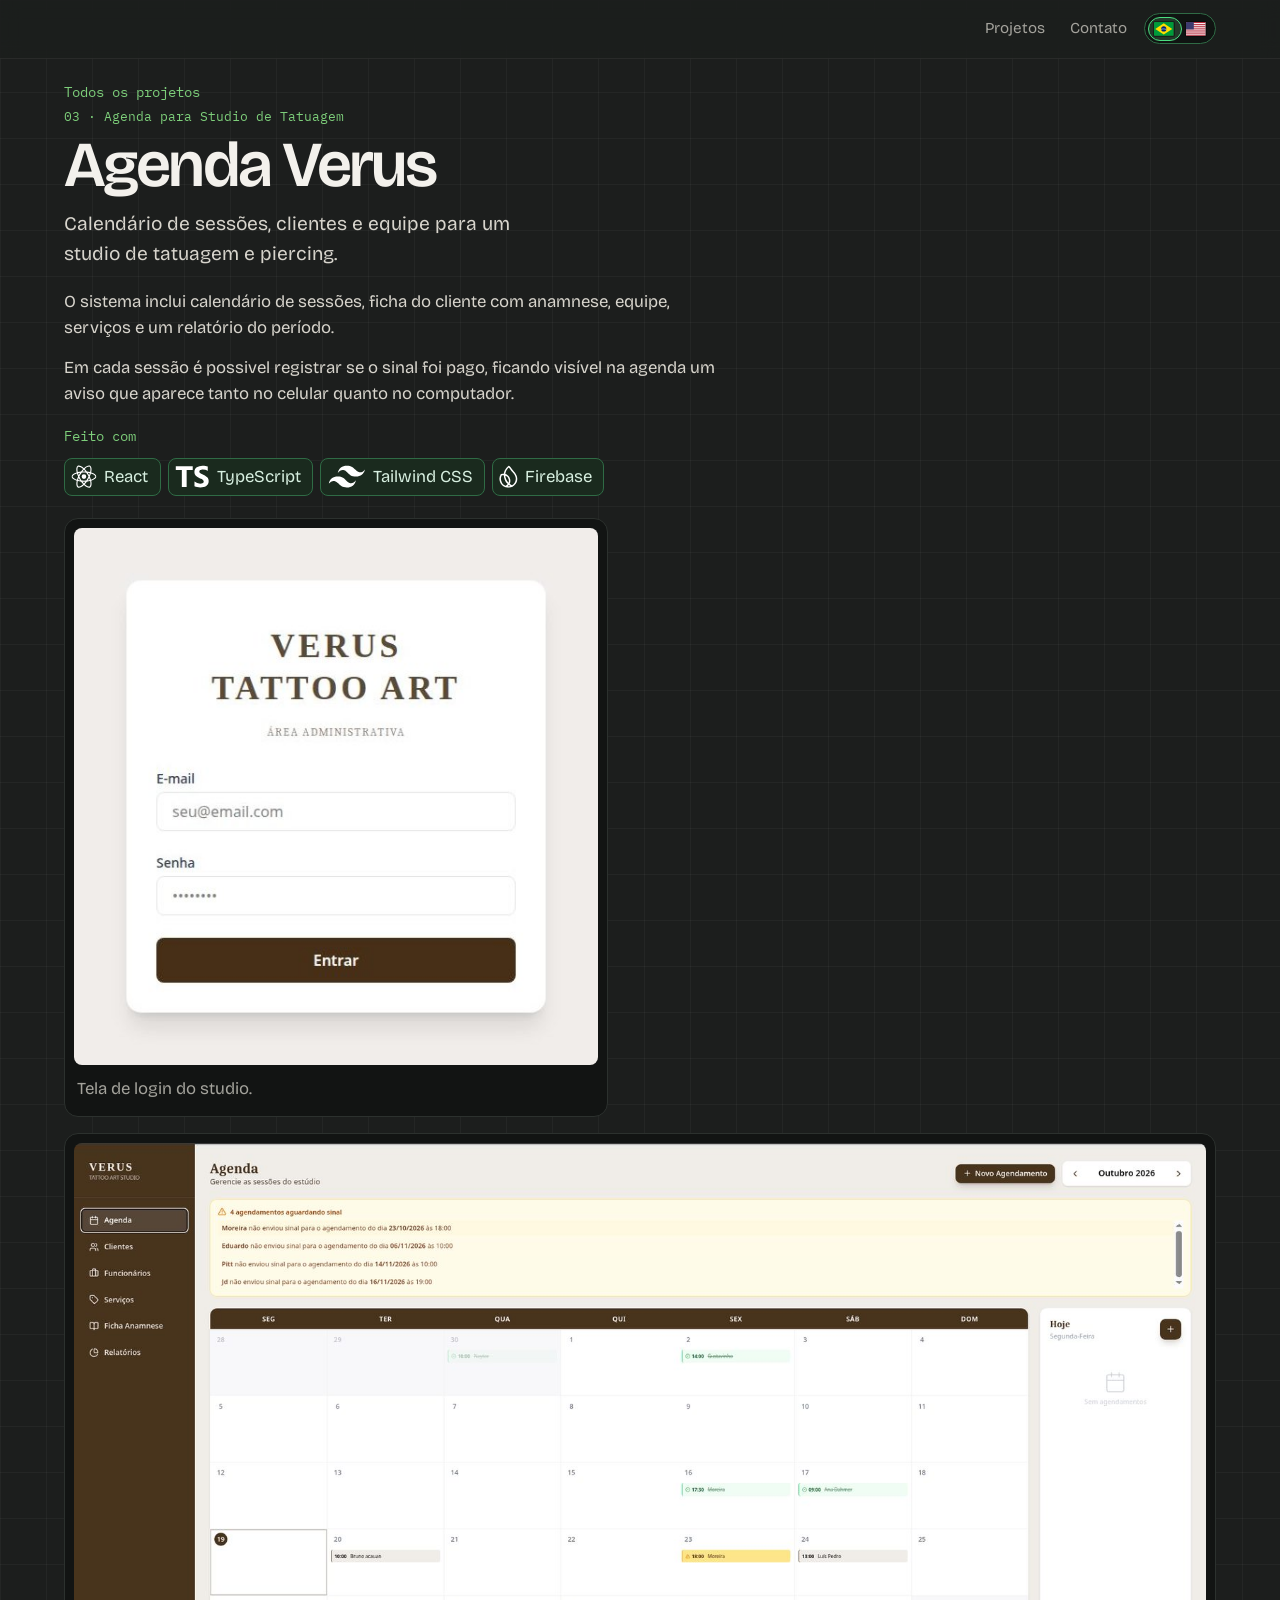
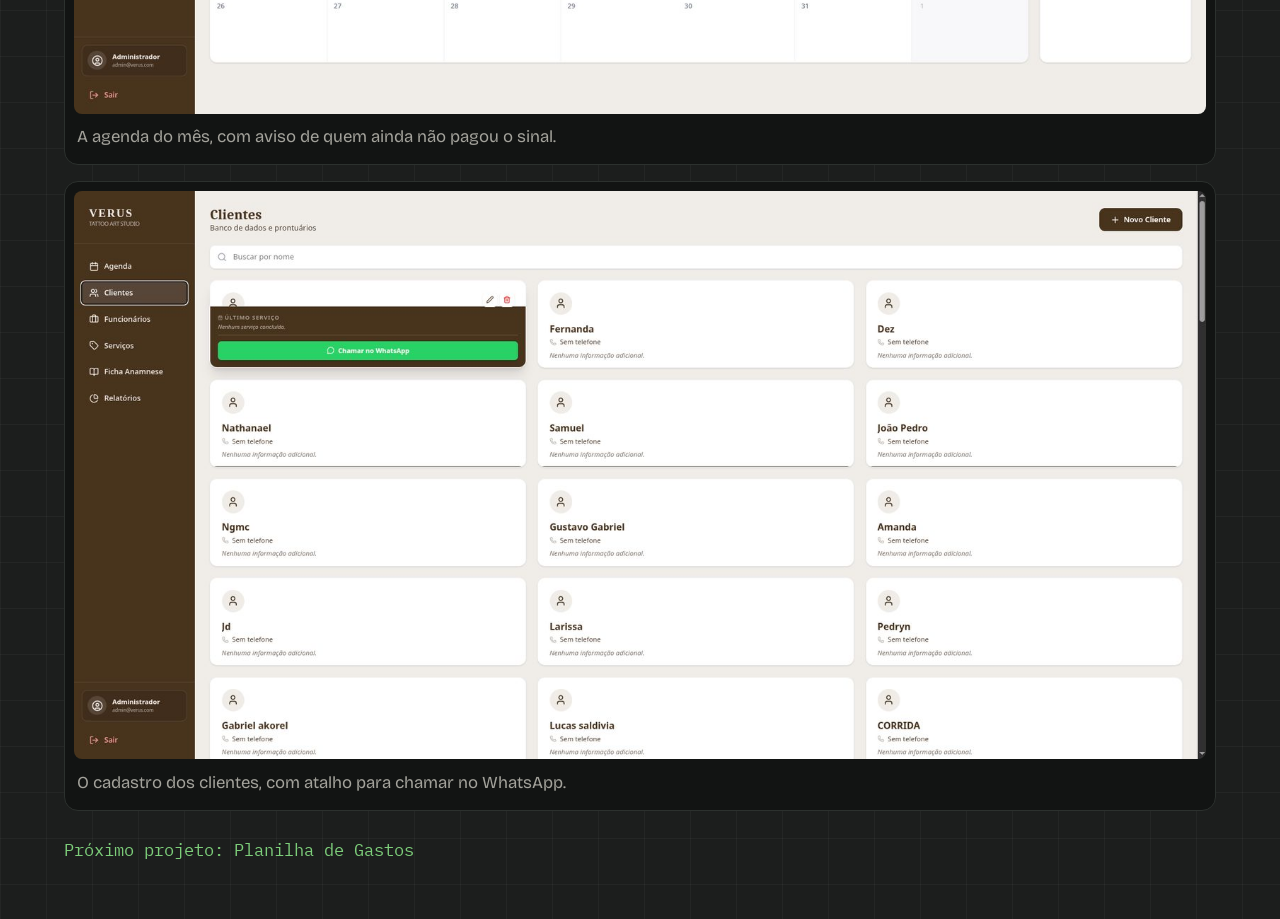
<file: projetos/verus.html>
<!DOCTYPE html>
<html lang="pt-BR">
<head>
    <meta charset="utf-8"/>
    <meta name="viewport" content="width=device-width, initial-scale=1"/>
    <title>Agenda Verus | Nicolas Frantz</title>
    <meta name="description" content="Agenda e cadastro para um estúdio de tatuagem e piercing."/>
    <link rel="icon" href="../favicon.svg?v=2" type="image/svg+xml"/>
    <link rel="preconnect" href="https://fonts.googleapis.com"/>
    <link rel="preconnect" href="https://fonts.gstatic.com" crossorigin/>
    <link href="https://fonts.googleapis.com/css2?family=Bricolage+Grotesque:opsz,wght@12..96,400;12..96,500;12..96,600;12..96,700&family=IBM+Plex+Mono:wght@400;500&display=swap"
          rel="stylesheet"/>
    <link rel="stylesheet" href="../styles.css?v=10"/>
</head>
<body data-title="verus.title" data-description="verus.description">
<a class="skip" href="#conteudo" data-i18n="skip">Ir para o conteúdo</a>
<header class="top">
    <div class="wrap top-inner">
        <div class="top-actions">
            <nav aria-label="Seções" data-i18n-aria="nav.label">
                <a href="../index.html#trabalho" data-i18n="nav.projects">Projetos</a>
                <a href="../index.html#contato" data-i18n="nav.contact">Contato</a>
            </nav>
            <button type="button" class="lang-switch" role="switch" aria-checked="false" aria-label="Idioma: português">
                <span class="lang-opt" aria-hidden="true"><svg class="flag" viewBox="0 0 20 14"><rect width="20" height="14" fill="#009B3A"/><polygon points="10,1.15 18.7,7 10,12.85 1.3,7" fill="#FEDD00"/><circle cx="10" cy="7" r="2.65" fill="#002776"/><path d="M7.4 7.55c1.7-.75 3.3-.55 5.1 0" fill="none" stroke="#fff" stroke-width="0.55"/></svg></span>
                <span class="lang-opt" aria-hidden="true"><svg class="flag" viewBox="0 0 20 14"><rect width="20" height="14" fill="#fff"/><g fill="#B22234"><rect width="20" height="1.077" y="0"/><rect width="20" height="1.077" y="2.154"/><rect width="20" height="1.077" y="4.308"/><rect width="20" height="1.077" y="6.462"/><rect width="20" height="1.077" y="8.615"/><rect width="20" height="1.077" y="10.769"/><rect width="20" height="1.077" y="12.923"/></g><rect width="8" height="7.54" fill="#3C3B6E"/></svg></span>
            </button>
        </div>
    </div>
</header>

<main class="wrap project" id="conteudo">
    <a class="back" href="../index.html#trabalho" data-i18n="verus.back">Todos os projetos</a>
    <p class="eyebrow" data-i18n="verus.eyebrow">03 · Agenda para Studio de Tatuagem</p>
    <h1>Agenda Verus</h1>
    <p class="lede" data-i18n="verus.lede">Calendário de sessões, clientes e equipe para um studio de tatuagem e piercing.</p>

    <div class="project-body">
        <p data-i18n="verus.p1">
            O sistema inclui calendário de sessões, ficha do cliente com anamnese, equipe, serviços e um relatório do período.
        </p>
        <p data-i18n="verus.p2">
          Em cada sessão é possivel registrar se o sinal foi pago, ficando visível na agenda um aviso que aparece tanto no celular quanto no computador.
        </p>
        <div class="stack">
            <p data-i18n="verus.stack">Feito com</p>
            <ul class="tools">
                <li>
                    <svg aria-hidden="true" viewBox="-0.45 0.86 24.9 22.28"><use width="24" height="24" href="../icons.svg?v=7#react"></use></svg>
                    React
                </li>
                <li>
                    <svg aria-hidden="true" viewBox="2.93 9.3 19.46 13.09"><use width="24" height="24" href="../icons.svg?v=7#typescript"></use></svg>
                    TypeScript
                </li>
                <li>
                    <svg aria-hidden="true" viewBox="-0.45 4.35 24.9 15.3"><use width="24" height="24" href="../icons.svg?v=7#tailwind"></use></svg>
                    Tailwind CSS
                </li>
                <li>
                    <svg aria-hidden="true" viewBox="1.96 -0.45 20.09 24.9"><use width="24" height="24" href="../icons.svg?v=7#firebase"></use></svg>
                    Firebase
                </li>
            </ul>
        </div>
    </div>

    <div class="gallery">
        <figure class="narrow">
            <img src="../images/verus.jpg" alt="Tela de acesso da Verus Tattoo Art." data-i18n-alt="verus.alt1" width="560" height="574"/>
            <figcaption data-i18n="verus.cap1">Tela de login do studio.</figcaption>
        </figure>
        <figure>
            <img src="../images/verus-agenda.jpg" alt="Agenda mensal da Verus, com sessões e avisos de sinal pendente." data-i18n-alt="verus.alt2" width="1600" height="806" loading="lazy"/>
            <figcaption data-i18n="verus.cap2">A agenda do mês, com aviso de quem ainda não pagou o sinal.</figcaption>
        </figure>
        <figure>
            <img src="../images/verus-clientes.jpg" alt="Cadastro de clientes da Verus, com botão para chamar no WhatsApp." data-i18n-alt="verus.alt3" width="1600" height="803" loading="lazy"/>
            <figcaption data-i18n="verus.cap3">O cadastro dos clientes, com atalho para chamar no WhatsApp.</figcaption>
        </figure>
    </div>

    <p class="next"><a href="planilha.html" data-i18n="verus.next">Próximo projeto: Planilha de Gastos</a></p>
</main>
<script src="../lang.js"></script>

</body>
</html>
</file>
<file: styles.css>
:root {
  --bg: #1c1e1d;
  --panel: #121413;
  --line: #2c312e;
  --ink: #f3f1ec;
  --muted: #a3a29b;
  --soft: #d7d4cc;
  --green: #7dce7a;
  --green-dim: #1a2a1e;
  --green-line: #2f6b45;
  --font: "Bricolage Grotesque", Carlito, "Liberation Sans", sans-serif;
  --mono: "IBM Plex Mono", ui-monospace, monospace;
}

* { box-sizing: border-box; }

html { scroll-behavior: smooth; }

body {
  margin: 0;
  background-color: var(--bg);
  background-image:
    linear-gradient(rgba(255, 255, 255, 0.035) 1px, transparent 1px),
    linear-gradient(90deg, rgba(255, 255, 255, 0.035) 1px, transparent 1px);
  background-size: 46px 46px;
  color: var(--ink);
  font-family: var(--font);
  font-size: 1.05rem;
  line-height: 1.55;
}

img { max-width: 100%; height: auto; }

a { color: inherit; }

:focus-visible {
  outline: 2px solid var(--green);
  outline-offset: 3px;
}

.skip {
  position: absolute;
  left: 1rem;
  top: -3rem;
  background: var(--ink);
  color: var(--bg);
  padding: 0.4rem 0.7rem;
}

.skip:focus { top: 0.6rem; }

.wrap {
  width: min(72rem, calc(100% - 2.4rem));
  margin-inline: auto;
}

.top {
  position: sticky;
  top: 0;
  z-index: 2;
  background: rgba(28, 30, 29, 0.9);
  border-bottom: 1px solid rgba(255, 255, 255, 0.06);
  backdrop-filter: blur(10px);
}

.top-inner {
  display: flex;
  align-items: center;
  justify-content: flex-end;
  gap: 1rem;
  min-height: 3.6rem;
}

.top-actions {
  display: flex;
  align-items: center;
  gap: 0.35rem;
}

nav { display: flex; gap: 0.2rem; }

nav a {
  text-decoration: none;
  color: var(--muted);
  padding: 0.4rem 0.7rem;
  font-size: 0.95rem;
}

nav a:hover { color: var(--ink); }

.lang-switch {
  position: relative;
  display: grid;
  grid-template-columns: 1fr 1fr;
  align-items: center;
  width: 4.5rem;
  height: 1.95rem;
  padding: 0.16rem;
  border: 1px solid var(--green-line);
  border-radius: 999px;
  background: #101412;
  cursor: pointer;
  color: inherit;
}

.lang-switch::before {
  content: "";
  position: absolute;
  top: 0.16rem;
  bottom: 0.16rem;
  left: 0.16rem;
  width: calc(50% - 0.16rem);
  border-radius: 999px;
  background: #24382a;
  border: 1px solid #4ade80;
  transition: transform 0.18s ease;
}

.lang-switch[aria-checked="true"]::before {
  transform: translateX(100%);
}

.lang-opt {
  position: relative;
  z-index: 1;
  display: grid;
  place-items: center;
}

.flag {
  width: 1.22rem;
  height: 0.86rem;
  display: block;
  border-radius: 1px;
  box-shadow: 0 0 0 1px rgba(0, 0, 0, 0.4);
}

.intro,
.work,
.contact,
.project { scroll-margin-top: 4.4rem; }

.intro { padding: 2.4rem 0 1rem; }

.term {
  background: var(--panel);
  border: 1px solid var(--line);
  border-radius: 14px;
  padding: 1.15rem 1.25rem 1.4rem;
  box-shadow: 0 18px 40px rgba(0, 0, 0, 0.28);
}

.term-dots {
  display: flex;
  gap: 0.4rem;
  margin-bottom: 1.1rem;
}

.term-dots span {
  width: 0.7rem;
  height: 0.7rem;
  border-radius: 50%;
}

.term-dots span:nth-child(1) { background: #ff5f57; }
.term-dots span:nth-child(2) { background: #febc2e; }
.term-dots span:nth-child(3) { background: #28c840; }

.prompt {
  margin: 0 0 0.45rem;
  color: var(--green);
  font-family: var(--mono);
  font-size: 0.92rem;
}

h1, h2, h3 {
  font-family: var(--font);
  font-weight: 600;
  letter-spacing: -0.04em;
  line-height: 1.02;
}

h1 {
  margin: 0.15rem 0 0.35rem;
  font-size: clamp(3rem, 7vw, 5.2rem);
}

.role {
  margin: 0;
  color: var(--muted);
  font-size: 1.15rem;
}

.lede {
  margin: 0.8rem 0 1.2rem;
  max-width: 28rem;
  color: var(--soft);
  font-size: 1.2rem;
}

.intro .lede { max-width: 40rem; }

.skills {
  display: flex;
  flex-wrap: nowrap;
  align-items: center;
  gap: clamp(0.28rem, 1.1vw, 0.95rem);
  margin: 0.85rem 0 0;
  padding: 0;
  list-style: none;
}

.skills li {
  display: flex;
  flex: none;
  align-items: center;
  justify-content: center;
  padding: 0.32rem 0.45rem;
  border: 1px solid var(--green-line);
  border-radius: 8px;
  background: var(--green-dim);
}

.skills svg,
.tools svg {
  color: #fff;
}

.skills svg {
  width: auto;
  height: clamp(1.35rem, 0.55rem + 2.8vw, 1.8rem);
  display: block;
}

@media (max-width: 700px) {
  .skills { gap: 0.22rem; }
  .skills li { padding: 0.16rem; }
  .skills svg { height: 1.02rem; }
}

.work { padding: 2.4rem 0 0.4rem; }

.work > h2,
.contact h2 { margin: 0 0 0.7rem; font-size: clamp(1.8rem, 3vw, 2.4rem); }

.section-note {
  max-width: 36rem;
  margin: 0 0 0.3rem;
  color: var(--muted);
}

.work-grid {
  display: grid;
  grid-template-columns: 1fr;
  gap: 1rem;
  margin-top: 1.15rem;
}

.case a {
  display: flex;
  flex-direction: column;
  height: 100%;
  gap: 0.85rem;
  padding: 0.55rem 0.55rem 0.95rem;
  text-decoration: none;
  color: inherit;
  background: var(--panel);
  border: 1px solid var(--line);
  border-radius: 14px;
}

.case a:hover { border-color: #445047; }

.case-media {
  background: #0d0f0e;
  border-radius: 10px;
  overflow: hidden;
  aspect-ratio: 16 / 10;
}

.case-media.mat { background: #2a2926; }

.case-media img {
  display: block;
  width: 100%;
  height: 100%;
  object-fit: cover;
  object-position: center top;
}

.case-copy {
  display: flex;
  flex-direction: column;
  flex: 1;
  padding: 0.15rem 0.45rem 0.2rem;
}

.case-copy h2 {
  margin: 0;
  font-size: 1.28rem;
  letter-spacing: -0.03em;
}

.case-copy .eyebrow,
.project .eyebrow {
  margin: 0 0 0.35rem;
  color: var(--green);
  font-family: var(--mono);
  font-size: 0.82rem;
}

.case-copy p { margin: 0.45rem 0 0; color: var(--soft); }

.more {
  display: inline-block;
  margin-top: auto;
  padding-top: 0.85rem;
  color: var(--green);
  font-family: var(--mono);
  font-size: 0.92rem;
}

.contact { padding: 2.2rem 0 1rem; }

.contact-term {
  position: relative;
  overflow: hidden;
  max-width: 56rem;
  margin-inline: auto;
  padding: 2rem;
  border: 1px solid #1f2937;
  border-radius: 1rem;
  background: rgba(0, 0, 0, 0.5);
  box-shadow: none;
  backdrop-filter: blur(16px);
  font-family: var(--mono);
  color: #e5e7eb;
}

.contact-term::before {
  content: "";
  position: absolute;
  inset: 0;
  pointer-events: none;
  background: linear-gradient(90deg, rgba(34, 197, 94, 0.05), rgba(59, 130, 246, 0.05));
}

.contact-term > * { position: relative; z-index: 1; }

.contact-term .term-dots {
  gap: 0.5rem;
  margin-bottom: 1.5rem;
}

.contact-term .term-dots span {
  width: 0.75rem;
  height: 0.75rem;
}

.contact-term .term-dots span:nth-child(1) { background: #ef4444; }
.contact-term .term-dots span:nth-child(2) { background: #eab308; }
.contact-term .term-dots span:nth-child(3) { background: #22c55e; }

.contact-term h2 {
  margin: 0 0 2rem;
  color: #e5e7eb;
  font-family: var(--mono);
  font-size: 1.875rem;
  font-weight: 700;
  letter-spacing: 0;
  line-height: 1.2;
}

.contact-term .prompt {
  margin: 2rem 0 0.5rem;
  color: #22c55e;
  font-size: 1rem;
}

.contact-term > .prompt:first-of-type { margin-top: 0; }

.where {
  display: inline-flex;
  align-items: center;
  gap: 0.5rem;
  margin: 0.15rem 0 0;
  color: #d1d5db;
  font-family: var(--mono);
  font-size: 1rem;
  line-height: 1.2;
}

.where .ico {
  width: 1.25rem;
  height: 1.25rem;
  flex: 0 0 1.25rem;
  display: block;
  color: #4ade80;
}

.mail-pill {
  display: inline-block;
  margin-top: 0.15rem;
  padding: 0.75rem 1.5rem;
  border: 1px solid rgba(34, 197, 94, 0.2);
  border-radius: 0.5rem;
  background: rgba(34, 197, 94, 0.1);
  color: #4ade80;
  text-decoration: none;
  font-family: var(--mono);
  font-size: 1rem;
  transition: background 0.2s ease, transform 0.2s ease;
}

.mail-pill:hover {
  background: rgba(34, 197, 94, 0.2);
  transform: scale(1.02);
}

.socials {
  display: grid;
  width: 100%;
  grid-template-columns: 1fr;
  gap: 1rem;
  margin-top: 1rem;
}

.social-card {
  display: flex;
  align-items: center;
  gap: 0.75rem;
  padding: 0.75rem 1rem;
  text-decoration: none;
  border: 1px solid rgba(55, 65, 81, 0.5);
  border-radius: 0.5rem;
  background: rgba(31, 41, 55, 0.5);
  color: inherit;
  transition: background 0.2s ease, transform 0.2s ease;
}

.social-card:hover,
.social-card:focus-visible {
  background: rgba(55, 65, 81, 0.5);
  outline: none;
  transform: scale(1.03);
}

.social-ico {
  display: flex;
  padding: 0.5rem;
  border-radius: 0.5rem;
  background: rgba(55, 65, 81, 0.5);
  transition: background 0.2s ease;
}

.social-card:hover .social-ico,
.social-card:focus-visible .social-ico {
  background: rgba(75, 85, 99, 0.5);
}

.social-card .ico {
  width: 1.25rem;
  height: 1.25rem;
  flex: none;
  display: block;
  color: #4ade80;
}

.social-card strong {
  display: block;
  font-weight: 600;
  color: #e5e7eb;
}

.social-card small {
  display: block;
  margin-top: 0.1rem;
  color: #9ca3af;
  font-size: 0.875rem;
}

.send { display: grid; gap: 1rem; }

.send label { display: grid; gap: 0.5rem; margin: 0; }

.send label span {
  color: #22c55e;
  font-family: var(--mono);
  font-size: 0.875rem;
}

.send input,
.send textarea {
  width: 100%;
  border: 1px solid rgba(34, 197, 94, 0.2);
  border-radius: 0.375rem;
  background: rgba(0, 0, 0, 0.2);
  color: #e5e7eb;
  font-family: var(--mono);
  font-size: 1rem;
  padding: 0.5rem 0.75rem;
  outline: none;
  transition: border-color 0.2s ease, box-shadow 0.2s ease;
}

.send textarea { resize: none; min-height: 6.5rem; }

.send input:focus,
.send textarea:focus {
  border-color: #22c55e;
  box-shadow: 0 0 0 2px #22c55e;
}

.send button {
  width: 100%;
  margin-top: 0.25rem;
  border: 0;
  border-radius: 0.5rem;
  background: #22c55e;
  color: #fff;
  font-family: var(--mono);
  font-size: 1rem;
  font-weight: 500;
  padding: 0.75rem 1.5rem;
  cursor: pointer;
  transition: background 0.2s ease;
}

.send button:hover { background: #16a34a; }

.foot {
  width: 100%;
  max-width: none;
  margin: 0;
  color: #7d7c76;
  font-size: 0.9rem;
}

.foot p {
  width: min(72rem, calc(100% - 2.4rem));
  margin: 0 auto;
  padding: 0.4rem 0 1.6rem;
}

.back {
  display: inline-block;
  margin: 1.4rem 0 0.2rem;
  color: var(--green);
  font-family: var(--mono);
  text-decoration: none;
  font-size: 0.9rem;
}

.project { padding-bottom: 2.4rem; }

.project h1 {
  margin: 0.2rem 0 0;
  font-size: clamp(2.6rem, 5vw, 4.2rem);
}

.project .lede { margin-top: 0.7rem; }

.gallery {
  display: grid;
  gap: 1rem;
  margin-top: 1.4rem;
}

.gallery figure {
  margin: 0;
  padding: 0.55rem 0.55rem 0.8rem;
  background: var(--panel);
  border: 1px solid var(--line);
  border-radius: 14px;
}

.gallery img {
  display: block;
  width: 100%;
  border-radius: 8px;
  background: #0d0f0e;
}

.gallery figcaption {
  margin: 0.65rem 0.2rem 0.1rem;
  color: var(--muted);
}

.project-body { max-width: 42rem; margin-top: 1.3rem; }

.project-body p { margin: 0 0 0.85rem; color: var(--soft); }

.stack { margin-top: 1.2rem; }

.stack p {
  margin: 0 0 0.6rem;
  color: var(--green);
  font-family: var(--mono);
  font-size: 0.88rem;
}

.tools {
  display: flex;
  flex-wrap: wrap;
  gap: 0.45rem;
  margin: 0;
  padding: 0;
  list-style: none;
}

.tools li {
  display: flex;
  align-items: center;
  gap: 0.45rem;
  padding: 0.32rem 0.7rem 0.32rem 0.4rem;
  border: 1px solid var(--green-line);
  border-radius: 8px;
  background: var(--green-dim);
  color: #d7efe0;
}

.tools svg {
  width: auto;
  height: 1.45rem;
  flex: none;
  color: #fff;
}

.next { margin-top: 1.6rem; }

.next a {
  display: inline-block;
  color: var(--green);
  font-family: var(--mono);
  text-decoration: none;
}

@media (min-width: 640px) {
  .socials { grid-template-columns: 1fr 1fr; }
}

@media (min-width: 1024px) {
  .socials { grid-template-columns: 1fr 1fr 1fr; }
}

@media (min-width: 760px) {
  .work-grid {
    grid-template-columns: 1fr 1fr;
    gap: 1.15rem;
  }

  .gallery figure.narrow { max-width: 34rem; }
}

@media (max-width: 640px) {
  .wrap { width: min(72rem, calc(100% - 1.4rem)); }
  h1 { font-size: 2.7rem; }
}

@media (prefers-reduced-motion: reduce) {
  html { scroll-behavior: auto; }
  .lang-switch::before { transition: none; }
}
</file>
